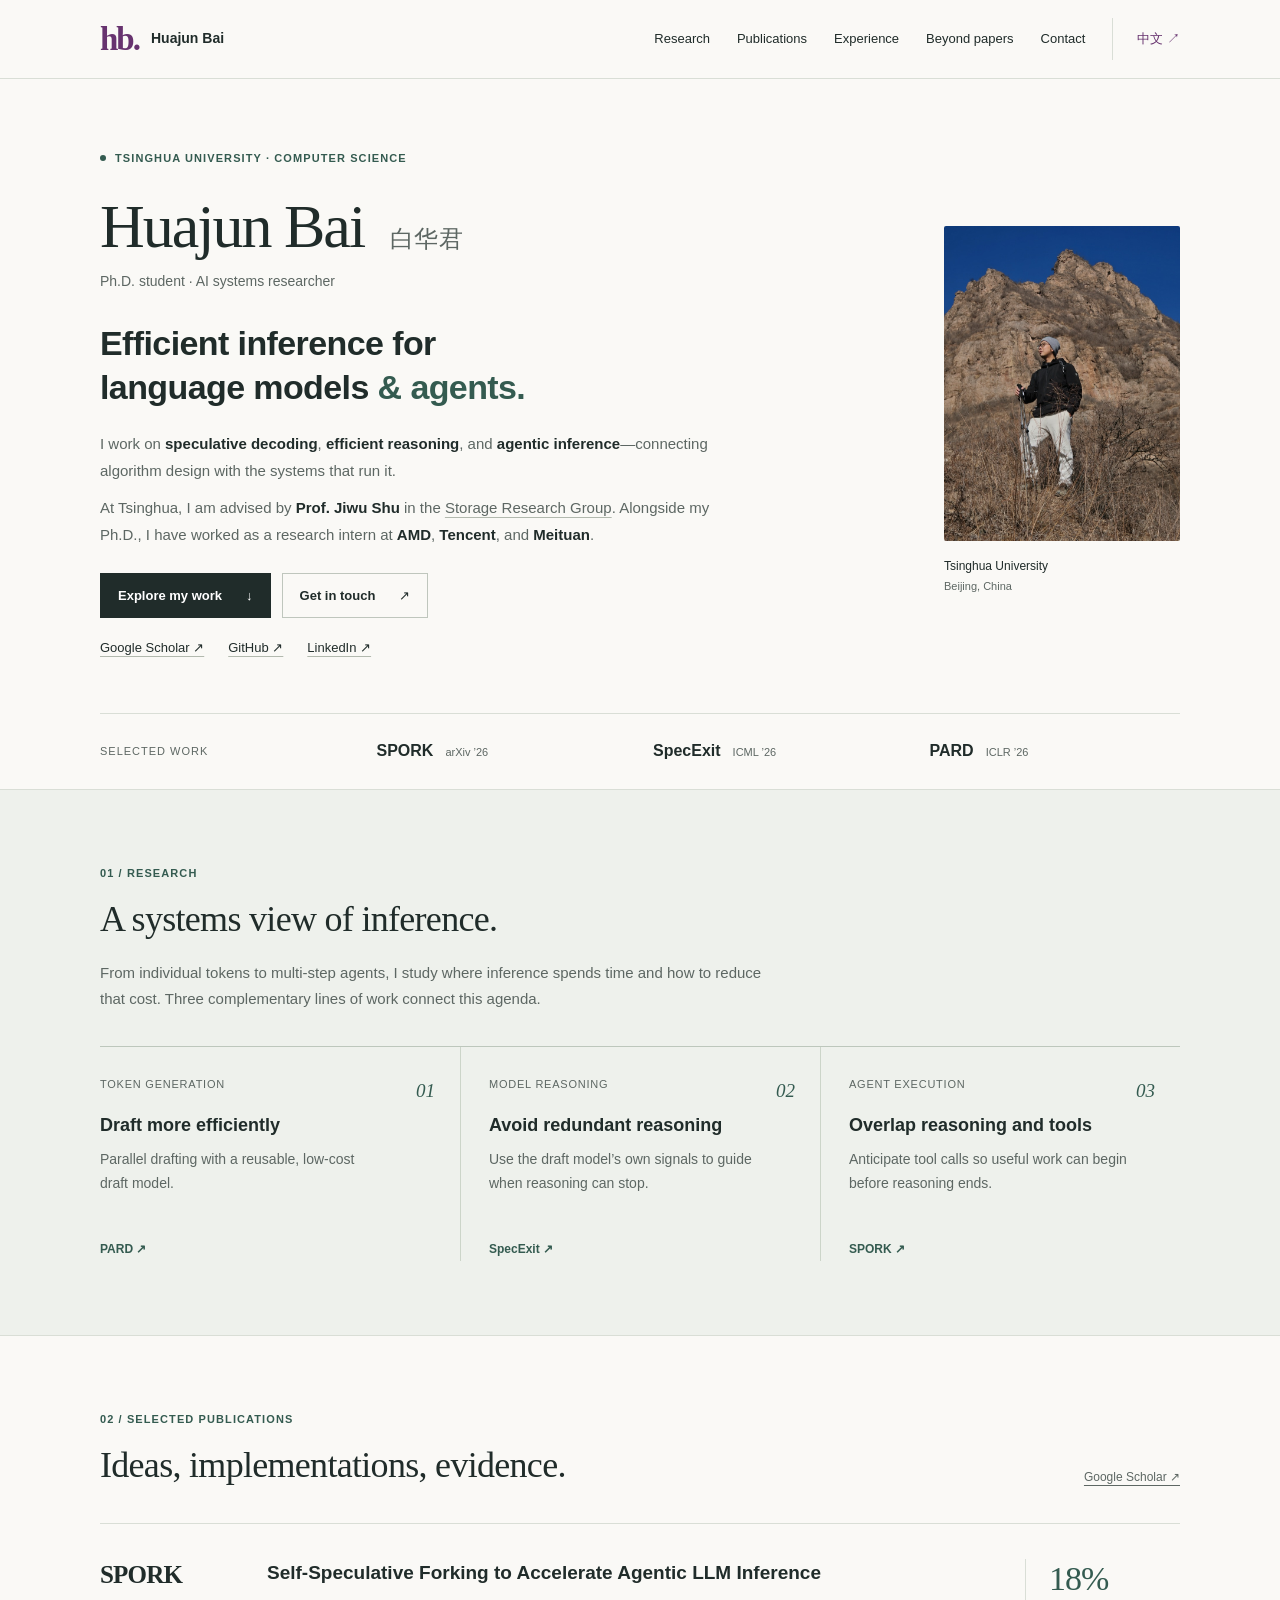
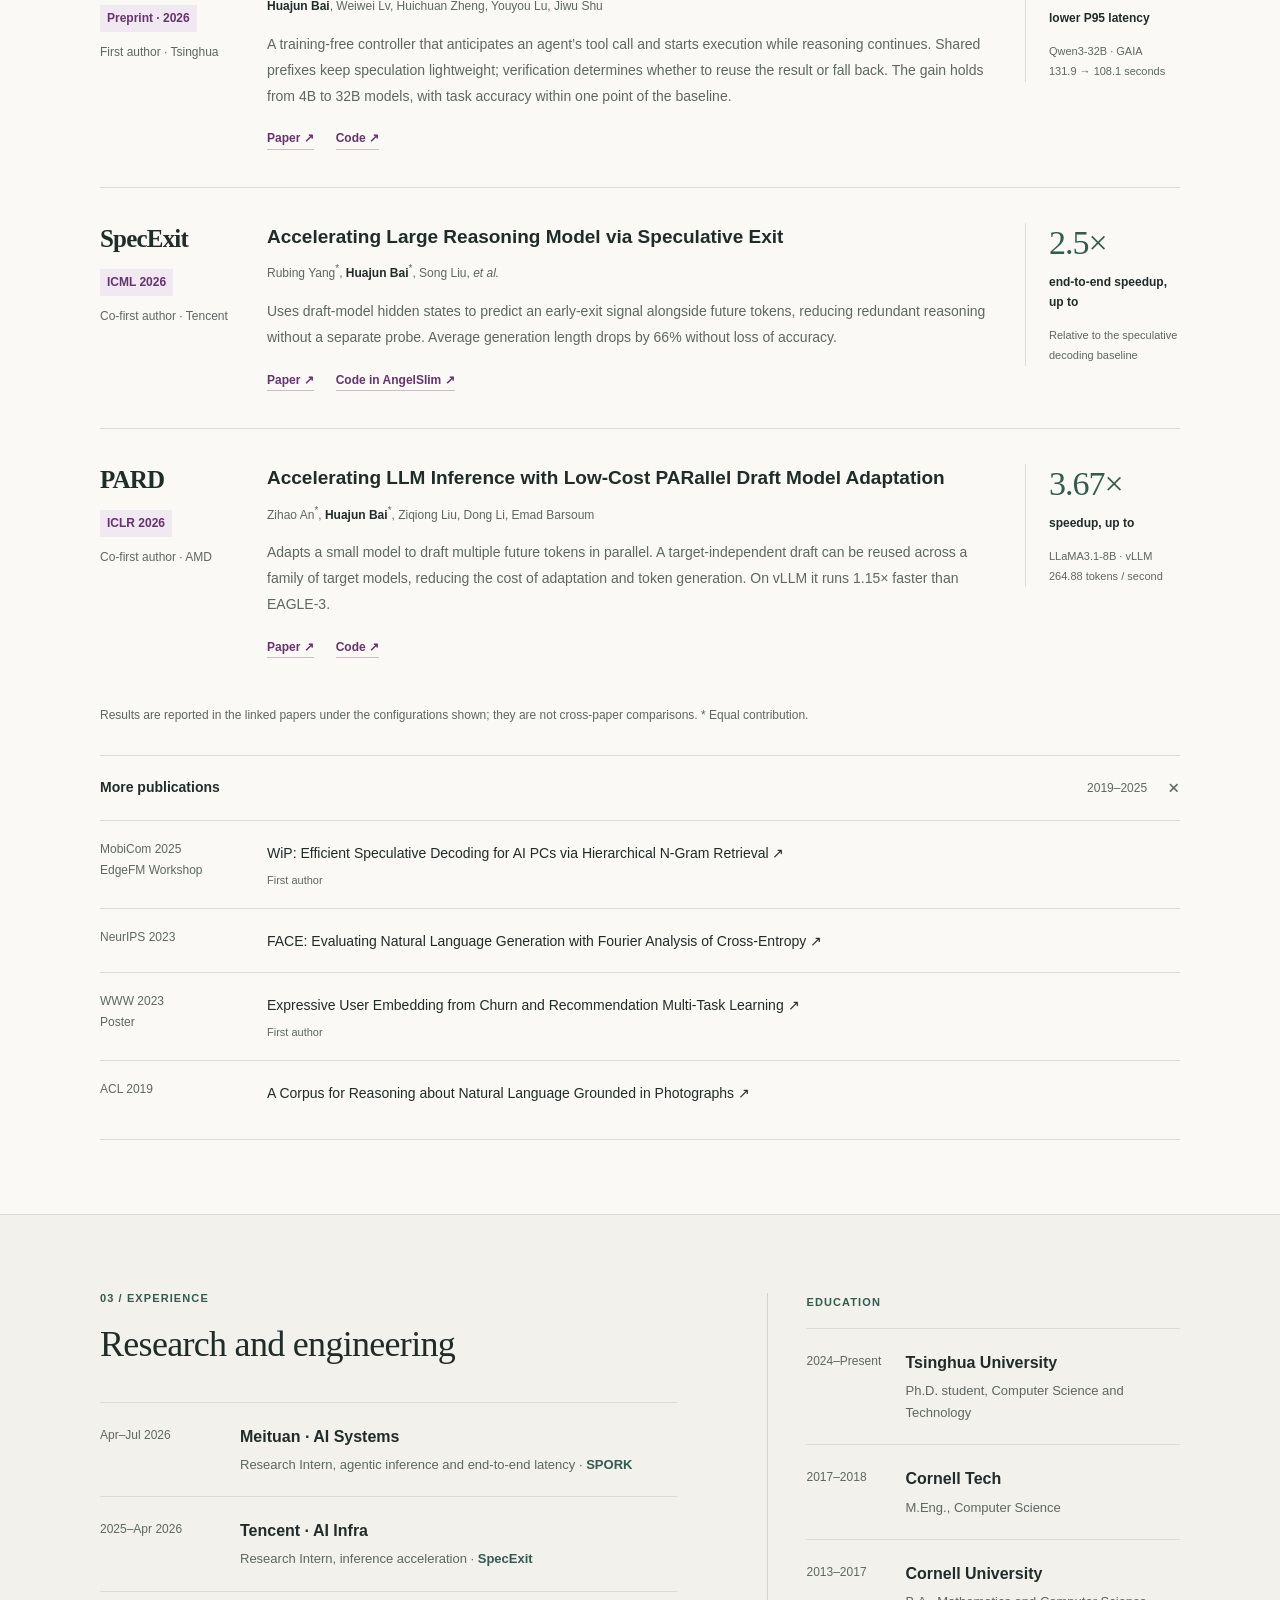
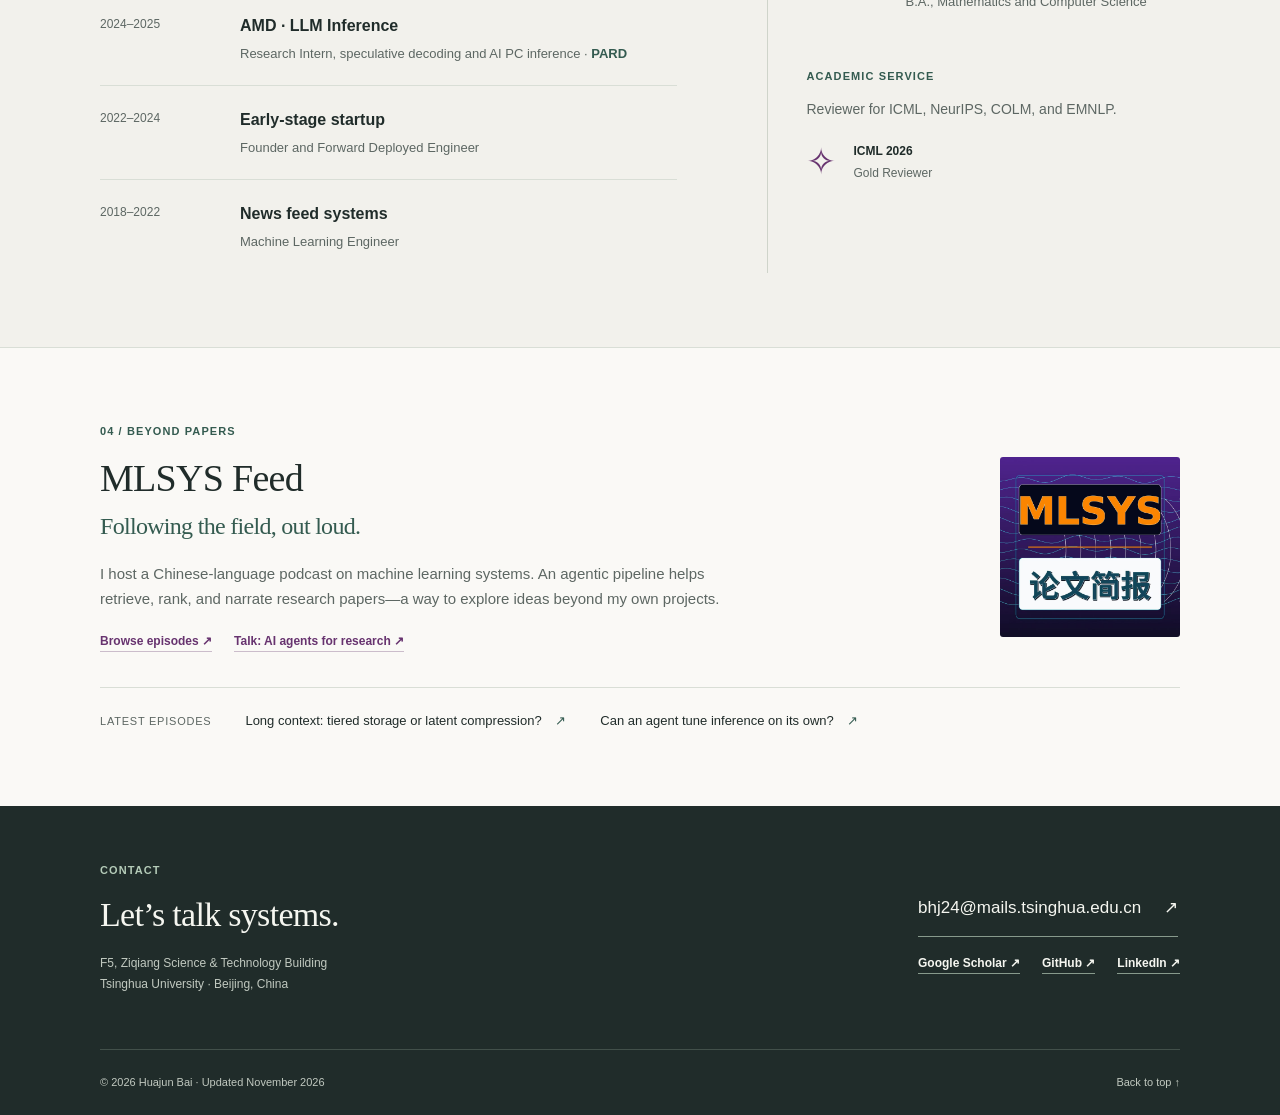
<file: index.html>
<!doctype html>
<html lang="en">
<head>
  <meta charset="utf-8">
  <meta name="viewport" content="width=device-width, initial-scale=1">
  <title>Huajun Bai | Efficient LLM &amp; Agent Inference | Tsinghua</title>
  <meta name="description" content="Huajun Bai is a Computer Science Ph.D. student at Tsinghua University. Research on speculative decoding, efficient reasoning, and agentic inference. Selected work: PARD, SpecExit, and SPORK.">
  <meta name="robots" content="index, follow">
  <meta name="theme-color" content="#faf9f6">
  <link rel="canonical" href="https://baihuajun24.github.io/">
  <link rel="alternate" hreflang="en" href="https://baihuajun24.github.io/">
  <link rel="alternate" hreflang="zh-CN" href="https://baihuajun24.github.io/index_zh.html">
  <link rel="alternate" hreflang="x-default" href="https://baihuajun24.github.io/">
  <meta property="og:type" content="profile">
  <meta property="og:title" content="Huajun Bai | Efficient LLM &amp; Agent Inference | Tsinghua">
  <meta property="og:description" content="Huajun Bai is a Computer Science Ph.D. student at Tsinghua University. Research on speculative decoding, efficient reasoning, and agentic inference. Selected work: PARD, SpecExit, and SPORK.">
  <meta property="og:url" content="https://baihuajun24.github.io/">
  <meta property="og:image" content="https://baihuajun24.github.io/assets/profile/profile.JPG">
  <meta property="og:image:alt" content="Huajun Bai / 白华君">
  <meta property="og:locale" content="en_US">
  <meta property="og:locale:alternate" content="zh_CN">
  <meta name="twitter:card" content="summary">
  <link rel="icon" href="assets/favicon.svg" type="image/svg+xml">
  <link rel="stylesheet" href="academic.css?v=20261113">
  <script>document.documentElement.classList.add('js');</script>
  <script type="application/ld+json">{"@context": "https://schema.org", "@type": "ProfilePage", "@id": "https://baihuajun24.github.io/#profile", "url": "https://baihuajun24.github.io/", "inLanguage": "en", "mainEntity": {"@type": "Person", "@id": "https://baihuajun24.github.io/#person", "name": "Huajun Bai", "alternateName": "白华君", "url": "https://baihuajun24.github.io/", "image": "https://baihuajun24.github.io/assets/profile/profile.JPG", "description": "Huajun Bai is a Computer Science Ph.D. student at Tsinghua University. Research on speculative decoding, efficient reasoning, and agentic inference. Selected work: PARD, SpecExit, and SPORK.", "affiliation": {"@type": "CollegeOrUniversity", "name": "Tsinghua University"}, "sameAs": ["https://github.com/baihuajun24", "https://scholar.google.com/citations?user=bn5nR50AAAAJ", "https://www.linkedin.com/in/huajun-bai-041274a2/"]}}</script>
  <script src="script.js?v=20261022" defer></script>
</head>
<body>
  <a class="skip-link" href="#main-content">Skip to content</a>
  <header class="site-header"><div class="nav-wrap">
    <a class="site-name" href="#about"><span class="monogram" aria-hidden="true">hb.</span><span>Huajun Bai</span></a>
    <button class="menu-toggle" type="button" aria-expanded="false" aria-controls="primary-nav" aria-label="Open navigation" data-open-label="Open navigation" data-close-label="Close navigation"><span></span><span></span></button>
    <nav class="primary-nav" id="primary-nav" aria-label="Primary navigation"><a href="#research">Research</a><a href="#work">Publications</a><a href="#experience">Experience</a><a href="#community">Beyond papers</a><a href="#contact">Contact</a><a href="index_zh.html" class="language-link" lang="zh-CN" hreflang="zh-CN">中文 <span aria-hidden="true">↗</span></a></nav>
  </div></header>
  <main id="main-content" tabindex="-1">
    <section class="hero" id="about"><div class="wrap">
      <div class="hero-grid"><div class="hero-copy">
        <p class="eyebrow"><span class="status-dot" aria-hidden="true"></span>Tsinghua University · Computer Science</p>
        <h1>Huajun Bai <span class="name-secondary" lang="zh-CN">白华君</span></h1>
        <p class="role">Ph.D. student · AI systems researcher</p>
        <p class="hero-thesis">Efficient inference for<br>language models <span>&amp; agents.</span></p>
        <div class="hero-intro"><p>I work on <strong>speculative decoding</strong>, <strong>efficient reasoning</strong>, and <strong>agentic inference</strong>—connecting algorithm design with the systems that run it.</p>
        <p>At Tsinghua, I am advised by <strong>Prof. Jiwu Shu</strong> in the <a href="https://storage.cs.tsinghua.edu.cn/" target="_blank" rel="noopener">Storage Research Group</a>. Alongside my Ph.D., I have worked as a research intern at <strong>AMD</strong>, <strong>Tencent</strong>, and <strong>Meituan</strong>.</p></div>
        <div class="hero-actions"><a class="button button-primary" href="#work">Explore my work <span aria-hidden="true">↓</span></a><a class="button" href="mailto:bhj24@mails.tsinghua.edu.cn">Get in touch <span aria-hidden="true">↗</span></a></div>
        <div class="profile-links" aria-label="Academic and professional profiles"><a href="https://scholar.google.com/citations?user=bn5nR50AAAAJ" target="_blank" rel="noopener">Google Scholar ↗</a><a href="https://github.com/baihuajun24" target="_blank" rel="noopener">GitHub ↗</a><a href="https://www.linkedin.com/in/huajun-bai-041274a2/" target="_blank" rel="noopener">LinkedIn ↗</a></div>
      </div><figure class="portrait"><img src="assets/profile/profile.JPG" width="800" height="1066" fetchpriority="high" alt="Portrait of Huajun Bai"><figcaption>Tsinghua University<span>Beijing, China</span></figcaption></figure></div>
      <div class="selected-strip"><span>Selected work</span><a href="#spork"><strong>SPORK</strong><span>arXiv ’26</span></a><a href="#specexit"><strong>SpecExit</strong><span>ICML ’26</span></a><a href="#pard"><strong>PARD</strong><span>ICLR ’26</span></a></div>
    </div></section>
    <section class="research section" id="research"><div class="wrap">
      <div class="section-heading"><p class="eyebrow">01 / Research</p><h2>A systems view of inference.</h2><p>From individual tokens to multi-step agents, I study where inference spends time and how to reduce that cost. Three complementary lines of work connect this agenda.</p></div>
      <ol class="direction-grid"><li><span class="direction-index">01</span><p class="direction-cost">Token generation</p><h3>Draft more efficiently</h3><p>Parallel drafting with a reusable, low-cost draft model.</p><a href="#pard">PARD <span aria-hidden="true">↗</span></a></li><li><span class="direction-index">02</span><p class="direction-cost">Model reasoning</p><h3>Avoid redundant reasoning</h3><p>Use the draft model’s own signals to guide when reasoning can stop.</p><a href="#specexit">SpecExit <span aria-hidden="true">↗</span></a></li><li><span class="direction-index">03</span><p class="direction-cost">Agent execution</p><h3>Overlap reasoning and tools</h3><p>Anticipate tool calls so useful work can begin before reasoning ends.</p><a href="#spork">SPORK <span aria-hidden="true">↗</span></a></li></ol>
    </div></section>
    <section class="section publications-section" id="work"><div class="wrap">
      <div class="section-heading heading-row"><div><p class="eyebrow">02 / Selected publications</p><h2>Ideas, implementations, evidence.</h2></div><a class="section-link" href="https://scholar.google.com/citations?user=bn5nR50AAAAJ" target="_blank" rel="noopener">Google Scholar ↗</a></div>
      <article class="publication" id="spork">
        <div class="pub-identity"><p class="pub-name">SPORK</p><span class="venue">Preprint · 2026</span><p class="author-role">First author · Tsinghua</p></div>
        <div class="pub-body"><h3><a href="https://arxiv.org/abs/2607.03333" target="_blank" rel="noopener">Self-Speculative Forking to Accelerate Agentic LLM Inference</a></h3><p class="authors"><strong>Huajun Bai</strong>, Weiwei Lv, Huichuan Zheng, Youyou Lu, Jiwu Shu</p><p class="pub-description">A training-free controller that anticipates an agent’s tool call and starts execution while reasoning continues. Shared prefixes keep speculation lightweight; verification determines whether to reuse the result or fall back. The gain holds from 4B to 32B models, with task accuracy within one point of the baseline.</p>
          <div class="text-links"><a href="https://arxiv.org/abs/2607.03333" target="_blank" rel="noopener">Paper <span aria-hidden="true">↗</span></a><a href="https://github.com/baihuajun24/spork" target="_blank" rel="noopener">Code <span aria-hidden="true">↗</span></a></div></div>
        <div class="pub-result"><strong>18%</strong><span class="metric-label">lower P95 latency</span><p>Qwen3-32B · GAIA <br>131.9 → 108.1 seconds</p></div>
      </article><article class="publication" id="specexit">
        <div class="pub-identity"><p class="pub-name">SpecExit</p><span class="venue">ICML 2026</span><p class="author-role">Co-first author · Tencent</p></div>
        <div class="pub-body"><h3><a href="https://proceedings.mlr.press/v306/yang26a.html" target="_blank" rel="noopener">Accelerating Large Reasoning Model via Speculative Exit</a></h3><p class="authors">Rubing Yang<sup>*</sup>, <strong>Huajun Bai</strong><sup>*</sup>, Song Liu, <em>et al.</em></p><p class="pub-description">Uses draft-model hidden states to predict an early-exit signal alongside future tokens, reducing redundant reasoning without a separate probe. Average generation length drops by 66% without loss of accuracy.</p>
          <div class="text-links"><a href="https://proceedings.mlr.press/v306/yang26a.html" target="_blank" rel="noopener">Paper <span aria-hidden="true">↗</span></a><a href="https://github.com/Tencent/AngelSlim" target="_blank" rel="noopener">Code in AngelSlim <span aria-hidden="true">↗</span></a></div></div>
        <div class="pub-result"><strong>2.5×</strong><span class="metric-label">end-to-end speedup, up to</span><p>Relative to the speculative <br>decoding baseline</p></div>
      </article><article class="publication" id="pard">
        <div class="pub-identity"><p class="pub-name">PARD</p><span class="venue">ICLR 2026</span><p class="author-role">Co-first author · AMD</p></div>
        <div class="pub-body"><h3><a href="https://arxiv.org/abs/2504.18583" target="_blank" rel="noopener">Accelerating LLM Inference with Low-Cost PARallel Draft Model Adaptation</a></h3><p class="authors">Zihao An<sup>*</sup>, <strong>Huajun Bai</strong><sup>*</sup>, Ziqiong Liu, Dong Li, Emad Barsoum</p><p class="pub-description">Adapts a small model to draft multiple future tokens in parallel. A target-independent draft can be reused across a family of target models, reducing the cost of adaptation and token generation. On vLLM it runs 1.15× faster than EAGLE-3.</p>
          <div class="text-links"><a href="https://arxiv.org/abs/2504.18583" target="_blank" rel="noopener">Paper <span aria-hidden="true">↗</span></a><a href="https://github.com/AMD-AGI/PARD" target="_blank" rel="noopener">Code <span aria-hidden="true">↗</span></a></div></div>
        <div class="pub-result"><strong>3.67×</strong><span class="metric-label">speedup, up to</span><p>LLaMA3.1-8B · vLLM <br>264.88 tokens / second</p></div>
      </article>
      <p class="evaluation-note">Results are reported in the linked papers under the configurations shown; they are not cross-paper comparisons. * Equal contribution.</p>
      <details class="additional-work" open><summary>More publications <span>2019–2025 <span aria-hidden="true">+</span></span></summary><ul><li><span class="other-venue">MobiCom 2025 <br>EdgeFM Workshop</span><div><a href="https://dl.acm.org/doi/10.1145/3737902.3768352" target="_blank" rel="noopener">WiP: Efficient Speculative Decoding for AI PCs via Hierarchical N-Gram Retrieval <span aria-hidden="true">↗</span></a><small>First author</small></div></li><li><span class="other-venue">NeurIPS 2023</span><div><a href="https://arxiv.org/abs/2305.10307" target="_blank" rel="noopener">FACE: Evaluating Natural Language Generation with Fourier Analysis of Cross-Entropy <span aria-hidden="true">↗</span></a></div></li><li><span class="other-venue">WWW 2023 <br>Poster</span><div><a href="https://dl.acm.org/doi/10.1145/3543873.3587306" target="_blank" rel="noopener">Expressive User Embedding from Churn and Recommendation Multi-Task Learning <span aria-hidden="true">↗</span></a><small>First author</small></div></li><li><span class="other-venue">ACL 2019</span><div><a href="https://aclanthology.org/P19-1644/" target="_blank" rel="noopener">A Corpus for Reasoning about Natural Language Grounded in Photographs <span aria-hidden="true">↗</span></a></div></li></ul></details>
    </div></section>
    <section class="section education-section" id="experience"><div class="wrap background-grid">
      <div><div class="section-heading"><p class="eyebrow">03 / Experience</p><h2>Research and engineering</h2></div><ol class="timeline"><li><span class="timeline-date">Apr–Jul 2026</span><div><h3>Meituan · AI Systems</h3><p>Research Intern, agentic inference and end-to-end latency · <a href="#spork">SPORK</a></p></div></li><li><span class="timeline-date">2025–Apr 2026</span><div><h3>Tencent · AI Infra</h3><p>Research Intern, inference acceleration · <a href="#specexit">SpecExit</a></p></div></li><li><span class="timeline-date">2024–2025</span><div><h3>AMD · LLM Inference</h3><p>Research Intern, speculative decoding and AI PC inference · <a href="#pard">PARD</a></p></div></li><li><span class="timeline-date">2022–2024</span><div><h3>Early-stage startup</h3><p>Founder and Forward Deployed Engineer</p></div></li><li><span class="timeline-date">2018–2022</span><div><h3>News feed systems</h3><p>Machine Learning Engineer</p></div></li></ol></div>
      <aside class="service-panel"><p class="eyebrow">Education</p><ol class="timeline"><li><span class="timeline-date">2024–Present</span><div><h3>Tsinghua University</h3><p>Ph.D. student, Computer Science and Technology</p></div></li><li><span class="timeline-date">2017–2018</span><div><h3>Cornell Tech</h3><p>M.Eng., Computer Science</p></div></li><li><span class="timeline-date">2013–2017</span><div><h3>Cornell University</h3><p>B.A., Mathematics and Computer Science</p></div></li></ol><p class="eyebrow">Academic service</p><p>Reviewer for ICML, NeurIPS, COLM, and EMNLP.</p><div class="service-award"><span aria-hidden="true">✧</span><div><strong>ICML 2026</strong><span>Gold Reviewer</span></div></div></aside>
    </div></section>
    <section class="section community-section" id="community"><div class="wrap">
      <p class="eyebrow">04 / Beyond papers</p><div class="community-grid"><div class="community-copy"><h2>MLSYS Feed<span class="subheading">Following the field, out loud.</span></h2><p>I host a Chinese-language podcast on machine learning systems. An agentic pipeline helps retrieve, rank, and narrate research papers—a way to explore ideas beyond my own projects.</p><div class="text-links"><a href="podcast/">Browse episodes ↗</a><a href="https://mp.weixin.qq.com/s/GocUlCKGfs5Zff7AalEJYg" target="_blank" rel="noopener">Talk: AI agents for research ↗</a></div></div><a class="podcast-art" href="podcast/" aria-label="Open MLSYS Feed podcast"><img src="podcast/logo.jpg" width="180" height="180" loading="lazy" alt="MLSYS Feed"></a></div>
      <div class="episode-picks"><span>Latest episodes</span><a href="podcast/#mlsys-feed-2026-11-13-special">Long context: tiered storage or latent compression? <span aria-hidden="true">↗</span></a><a href="podcast/#mlsys-feed-2026-11-12-special">Can an agent tune inference on its own? <span aria-hidden="true">↗</span></a></div>
    </div></section>
    <section class="contact-section" id="contact"><div class="wrap contact-grid"><div><p class="eyebrow">Contact</p><h2>Let’s talk systems.</h2><p>F5, Ziqiang Science &amp; Technology Building<br>Tsinghua University · Beijing, China</p></div><div class="contact-links"><a class="email-link" href="mailto:bhj24@mails.tsinghua.edu.cn">bhj24@mails.tsinghua.edu.cn <span aria-hidden="true">↗</span></a><div class="text-links"><a href="https://scholar.google.com/citations?user=bn5nR50AAAAJ" target="_blank" rel="noopener">Google Scholar <span aria-hidden="true">↗</span></a><a href="https://github.com/baihuajun24" target="_blank" rel="noopener">GitHub <span aria-hidden="true">↗</span></a><a href="https://www.linkedin.com/in/huajun-bai-041274a2/" target="_blank" rel="noopener">LinkedIn <span aria-hidden="true">↗</span></a></div></div></div></section>
  </main>
  <footer><div class="wrap footer-row"><p>© 2026 Huajun Bai <span>· Updated November 2026</span></p><a href="#about">Back to top ↑</a></div></footer>
  <script type="module" src="https://static.cloudflareinsights.com/beacon.min.js" data-cf-beacon='{"token":"4ff260a2dc9c4d3ab6232afecd4faf47","spa":false}'></script>
</body>
</html>
</file>
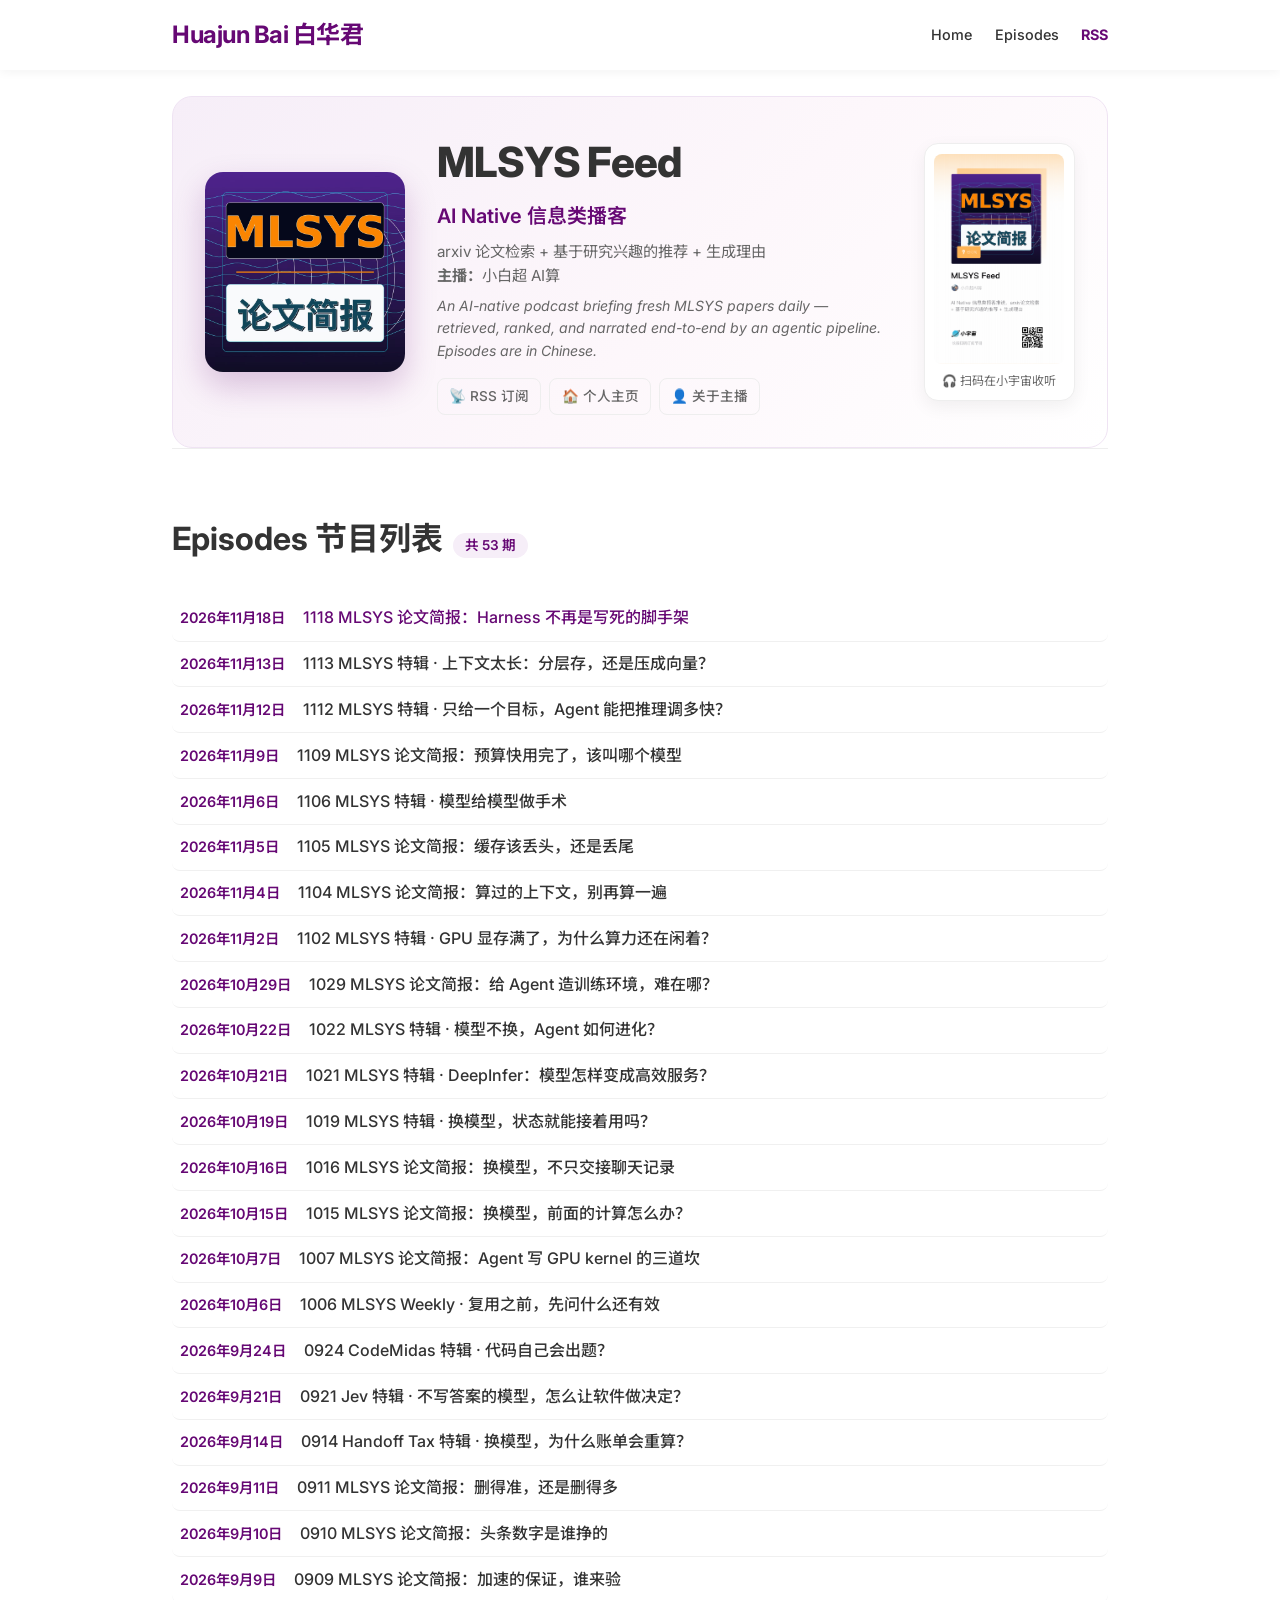
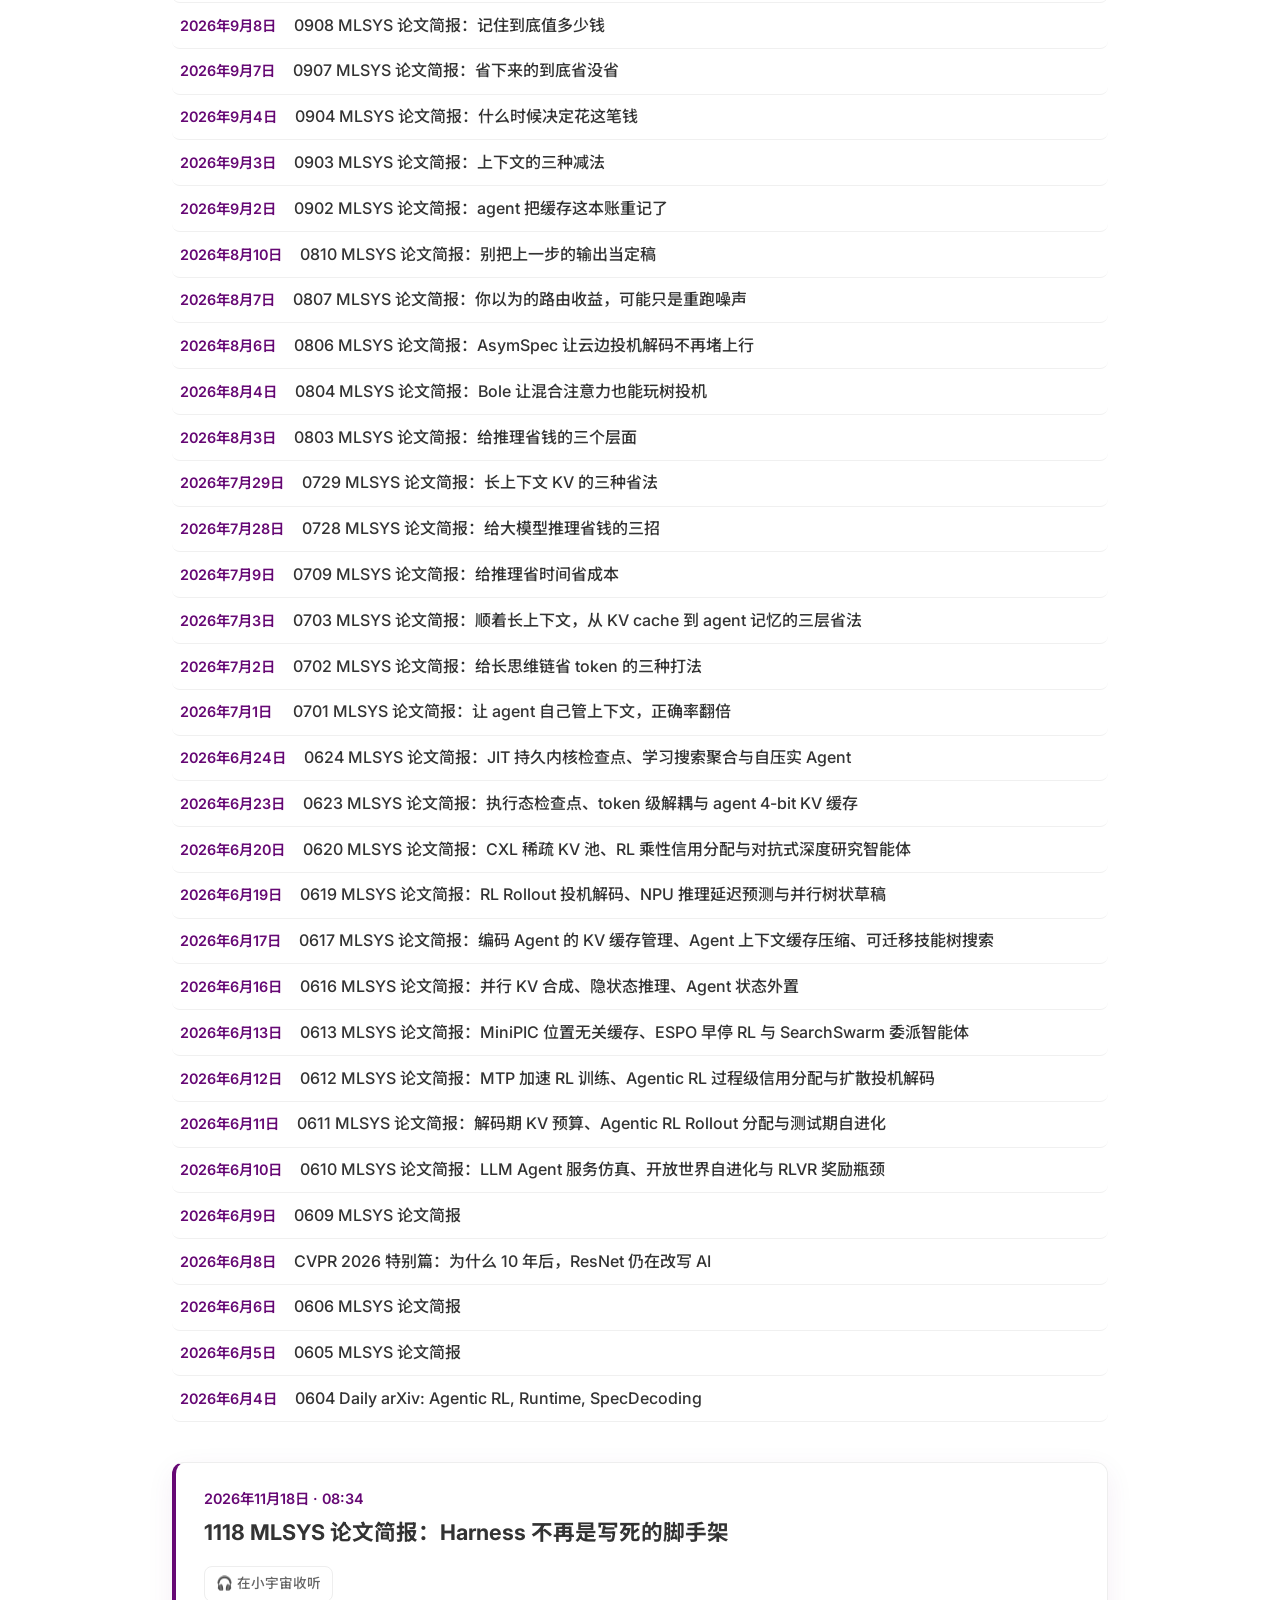
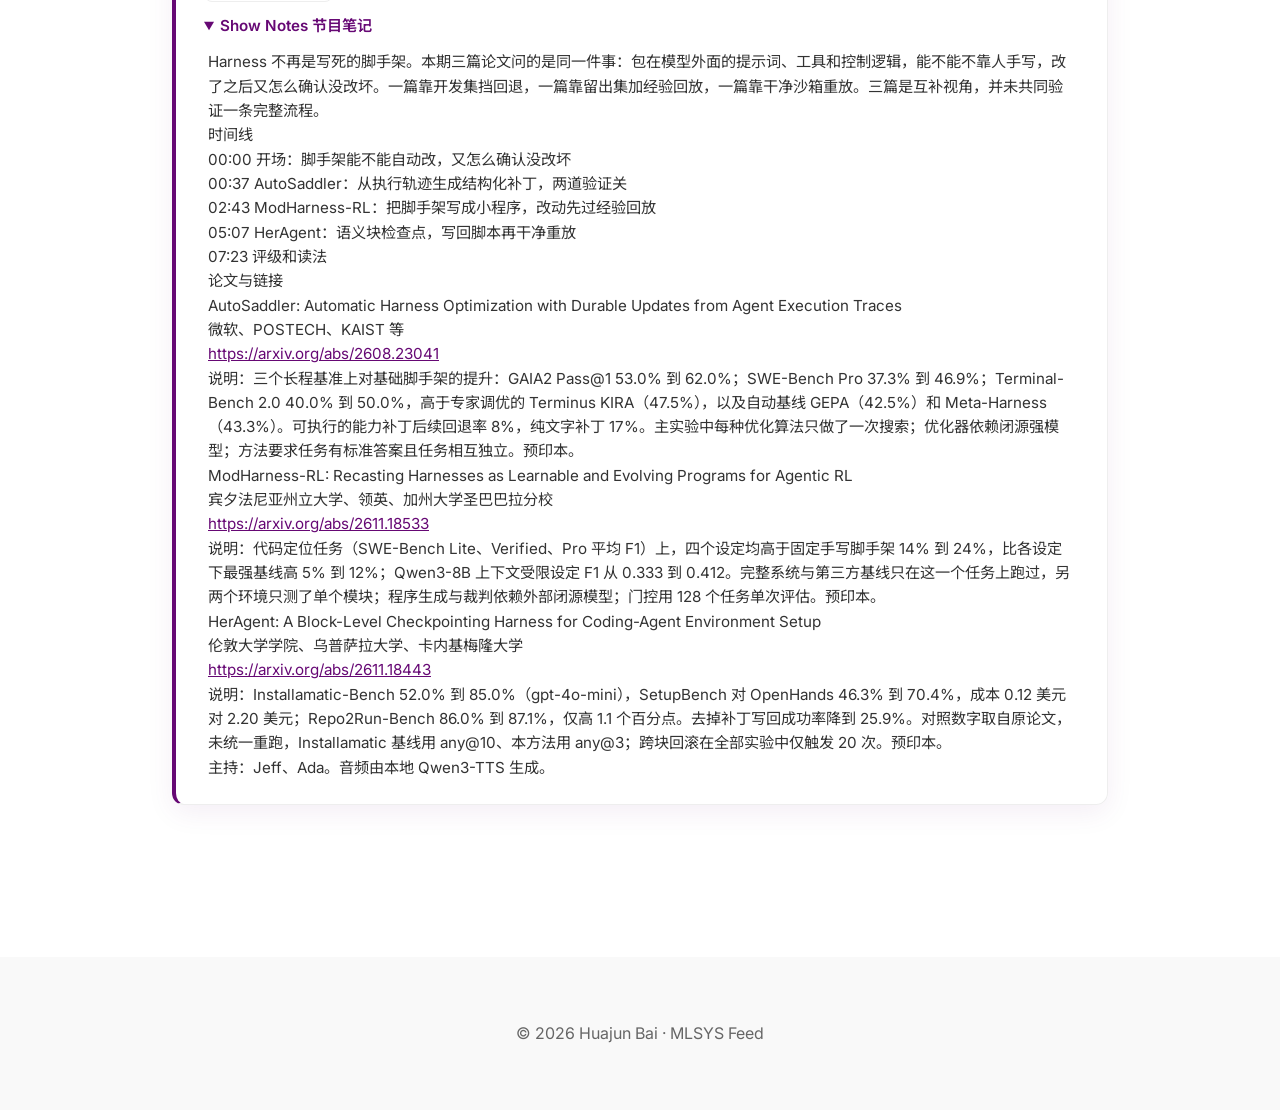
<file: podcast/index.html>
<!doctype html>
<html lang="zh">

<head>
    <meta charset="utf-8">
    <meta name="viewport" content="width=device-width, initial-scale=1">
    <title>MLSYS Feed | Huajun Bai</title>
    <meta name="description" content="MLSYS Feed — AI Native 信息类播客推送，arxiv 论文检索 + 基于研究兴趣的推荐 + 生成理由">
    <meta property="og:type" content="website">
    <meta property="og:title" content="MLSYS Feed — AI Native 播客">
    <meta property="og:description" content="每日播报 MLSYS 新论文的 AI Native 播客 · An AI-native daily briefing on fresh MLSYS papers.">
    <meta property="og:url" content="https://baihuajun24.github.io/podcast/">
    <meta property="og:image" content="https://baihuajun24.github.io/podcast/logo.jpg">
    <meta name="twitter:card" content="summary">
    <link rel="icon"
        href="data:image/svg+xml,%3Csvg xmlns='http://www.w3.org/2000/svg' viewBox='0 0 64 64'%3E%3Crect width='64' height='64' rx='12' fill='%23660874'/%3E%3Ctext x='32' y='45' font-family='sans-serif' font-size='34' font-weight='700' fill='white' text-anchor='middle'%3E白%3C/text%3E%3C/svg%3E">
    <link rel="alternate" type="application/rss+xml" title="MLSYS Feed" href="feed.xml">
    <link rel="stylesheet" href="../style.css">
    <link rel="preconnect" href="https://fonts.googleapis.com">
    <link rel="preconnect" href="https://fonts.gstatic.com" crossorigin>
    <link
        href="https://fonts.googleapis.com/css2?family=Inter:wght@400;500;600;700;800&family=Noto+Sans+SC:wght@400;500;700&display=swap"
        rel="stylesheet">
    <style>
        body {
            font-family: 'Inter', 'Noto Sans SC', sans-serif;
        }

        /* Episodes without hosted audio link out to Xiaoyuzhou */
        .listen-external { margin: 0.75rem 0; }
        .listen-external .social-link { display: inline-flex; }

        /* Hero */
        .show-hero {
            border-top: none;
            display: flex;
            gap: 2rem;
            align-items: center;
            flex-wrap: wrap;
            background: linear-gradient(135deg, #f6eef8 0%, #fdf7fb 55%, #ffffff 100%);
            border: 1px solid #efe3f3;
            border-radius: 20px;
            padding: 2rem;
            margin-top: 1rem;
        }

        .show-hero .cover {
            width: 200px;
            height: 200px;
            object-fit: cover;
            border-radius: 18px;
            box-shadow: 0 14px 32px rgba(102, 8, 116, 0.22);
            flex-shrink: 0;
        }

        .show-info {
            flex: 1;
            min-width: 240px;
        }

        .show-info h1 {
            font-size: 2.6rem;
            margin-bottom: 0.25rem;
        }

        .show-info .subtitle {
            margin-bottom: 0.5rem;
        }

        .show-meta {
            color: var(--light-text);
            margin: 0.5rem 0 0.4rem;
            font-size: 0.95rem;
        }

        .show-meta-en {
            color: var(--light-text);
            font-size: 0.88rem;
            font-style: italic;
            margin: 0 0 1rem;
        }

        .subscribe-row {
            display: flex;
            flex-wrap: wrap;
            gap: 0.5rem;
        }

        .qr-card {
            flex-shrink: 0;
            text-align: center;
            background: #fff;
            border: 1px solid #eee;
            border-radius: 14px;
            padding: 0.6rem;
            box-shadow: 0 6px 18px rgba(0, 0, 0, 0.06);
        }

        .qr-card img {
            width: 130px;
            height: auto;
            border-radius: 8px;
            display: block;
        }

        .qr-card figcaption {
            font-size: 0.75rem;
            color: var(--light-text);
            margin-top: 0.45rem;
        }

        /* Episodes */
        #episodes>h2 {
            display: flex;
            align-items: baseline;
            flex-wrap: wrap;
            gap: 0.6rem;
        }

        .episode-count {
            font-size: 0.85rem;
            font-weight: 600;
            color: var(--primary-color);
            background: #f6eef8;
            border-radius: 999px;
            padding: 2px 12px;
        }

        .episode {
            border: 1px solid #eee;
            border-left: 4px solid var(--primary-color);
            border-radius: 12px;
            padding: 1.5rem 1.75rem;
            margin-bottom: 1.5rem;
            box-shadow: 0 8px 28px rgba(102, 8, 116, 0.07);
        }

        .episode-date {
            font-weight: 600;
            color: var(--primary-color);
            font-size: 0.9rem;
        }

        .episode h3 {
            font-size: 1.35rem;
            margin: 0.3rem 0 1rem;
        }

        .episode audio {
            width: 100%;
            margin-bottom: 0.75rem;
        }

        .episode details summary {
            cursor: pointer;
            font-weight: 600;
            color: var(--primary-color);
            font-size: 0.95rem;
            user-select: none;
        }

        .show-notes {
            font-size: 0.95rem;
            color: var(--text-color);
            padding: 0.75rem 0.25rem 0;
        }

        .show-notes h4 {
            font-size: 1.05rem;
            margin: 1rem 0 0.5rem;
        }

        .show-notes ul {
            padding-left: 1.4rem;
            margin-bottom: 0.5rem;
        }

        .show-notes li {
            margin-bottom: 0.3rem;
        }

        .show-notes a {
            color: var(--primary-color);
            word-break: break-all;
        }

        .show-notes code {
            background: #f6f8fa;
            padding: 1px 5px;
            border-radius: 4px;
            font-size: 0.85em;
        }

        #episodes-status {
            color: var(--light-text);
        }

        #episode-toc {
            list-style: none;
            padding: 0;
            margin-bottom: 2.5rem;
        }

        #episode-toc li {
            display: flex;
            gap: 1.1rem;
            align-items: baseline;
            padding: 0.6rem 0.5rem;
            border-radius: 8px;
            border-bottom: 1px solid #f0f0f0;
            transition: background 0.2s;
        }

        #episode-toc li:hover {
            background: #faf5fc;
        }

        #episode-toc .toc-date {
            min-width: 95px;
            font-weight: 600;
            color: var(--primary-color);
            font-size: 0.9rem;
            white-space: nowrap;
        }

        #episode-toc a {
            color: var(--text-color);
            text-decoration: none;
            font-weight: 500;
        }

        #episode-toc a:hover {
            color: var(--primary-color);
        }

        @media (max-width: 768px) {
            .show-hero {
                flex-direction: column;
                align-items: center;
                text-align: center;
                padding: 1.5rem;
            }

            .show-info {
                min-width: 0;
            }

            .subscribe-row {
                justify-content: center;
            }
        }
    </style>
</head>

<body>
    <header>
        <nav>
            <a href="../index.html" class="logo">Huajun Bai 白华君</a>
            <ul class="nav-links">
                <li><a href="../index.html">Home</a></li>
                <li><a href="#episodes">Episodes</a></li>
                <li><a href="feed.xml" style="color: var(--primary-color); font-weight: 700;">RSS</a></li>
            </ul>
        </nav>
    </header>

    <main>
        <section class="show-hero fade-in">
            <img class="cover" src="logo.jpg" alt="MLSYS Feed 封面">
            <div class="show-info">
                <h1>MLSYS Feed</h1>
                <p class="subtitle">AI Native 信息类播客</p>
                <p class="show-meta">arxiv 论文检索 + 基于研究兴趣的推荐 + 生成理由<br><strong>主播：</strong>小白超 AI算</p>
                <p class="show-meta-en" lang="en">An AI-native podcast briefing fresh MLSYS papers daily — retrieved,
                    ranked, and narrated end-to-end by an agentic pipeline. Episodes are in Chinese.</p>
                <div class="subscribe-row">
                    <a href="feed.xml" class="social-link"><span>📡 RSS 订阅</span></a>
                    <a href="../index.html" class="social-link"><span>🏠 个人主页</span></a>
                    <a href="../index_zh.html" class="social-link"><span>👤 关于主播</span></a>
                </div>
            </div>
            <figure class="qr-card">
                <img src="xiaoyuzhou_cover.png" alt="小宇宙订阅二维码">
                <figcaption>🎧 扫码在小宇宙收听</figcaption>
            </figure>
        </section>

        <section id="episodes">
            <h2>Episodes 节目列表 <span class="episode-count" id="episode-count" hidden></span></h2>
            <p id="episodes-status">Loading episodes from <a href="feed.xml">feed.xml</a>…</p>
            <noscript>
                <p>This page needs JavaScript to list episodes. You can subscribe directly via the
                    <a href="feed.xml">RSS feed</a>.</p>
            </noscript>
            <ol id="episode-toc"></ol>
            <div id="episode-list"></div>
        </section>
    </main>

    <footer>
        <p>&copy; 2026 Huajun Bai · MLSYS Feed</p>
    </footer>

    <script src="episodes.js"></script>
    <script>
        const ITUNES_NS = 'http://www.itunes.com/dtds/podcast-1.0.dtd';

        function escapeHtml(s) {
            return s.replace(/&/g, '&amp;').replace(/</g, '&lt;').replace(/>/g, '&gt;');
        }

        function renderInline(s) {
            return s
                .replace(/\*\*([^*]+)\*\*/g, '<strong>$1</strong>')
                .replace(/`([^`]+)`/g, '<code>$1</code>')
                .replace(/(https?:\/\/[^\s<）)]+)/g, '<a href="$1" target="_blank" rel="noopener">$1</a>');
        }

        // Renders the show-notes markdown subset: #/## headings and 2-space-nested "- " lists.
        function renderMarkdown(md) {
            const out = [];
            let listDepth = 0;
            let liOpen = false; // an <li> at the current depth is awaiting </li>

            function closeLists(toDepth) {
                while (listDepth > toDepth) {
                    if (liOpen) out.push('</li>');
                    out.push('</ul>');
                    listDepth--;
                    liOpen = listDepth > 0;
                }
            }

            for (const rawLine of md.split('\n')) {
                const line = escapeHtml(rawLine.replace(/\s+$/, ''));
                const listMatch = line.match(/^(\s*)- (.*)$/);
                if (listMatch) {
                    const depth = Math.floor(listMatch[1].length / 2) + 1;
                    closeLists(Math.min(depth, listDepth));
                    while (listDepth < depth) {
                        out.push('<ul>');
                        listDepth++;
                        liOpen = false;
                    }
                    if (liOpen) out.push('</li>');
                    out.push('<li>' + renderInline(listMatch[2]));
                    liOpen = true;
                } else if (line.startsWith('## ')) {
                    closeLists(0);
                    out.push('<h4>' + renderInline(line.slice(3)) + '</h4>');
                } else if (line.startsWith('# ')) {
                    closeLists(0); // top-level title is shown as the card heading already
                } else if (line.trim()) {
                    closeLists(0);
                    out.push('<p>' + renderInline(line) + '</p>');
                }
            }
            closeLists(0);
            return out.join('\n');
        }

        function formatDate(pubDate) {
            const d = new Date(pubDate);
            if (isNaN(d)) return pubDate;
            return d.toLocaleDateString('zh-CN', {
                year: 'numeric', month: 'long', day: 'numeric', timeZone: 'Asia/Shanghai'
            });
        }

        // Prefer the live feed; fall back to the episodes.js snapshot when fetch is
        // unavailable (browsers block fetch of feed.xml on file:// pages).
        async function getFeedText() {
            try {
                // no-cache: always revalidate, so a new episode shows up on the next visit
                const res = await fetch('feed.xml', { cache: 'no-cache' });
                if (res.ok) return await res.text();
                throw new Error('HTTP ' + res.status);
            } catch (err) {
                console.warn('Falling back to episodes.js snapshot:', err);
                return window.MLSYS_FEED_XML;
            }
        }

        // Only one full episode card is shown at a time (newest by default);
        // clicking a title in the list swaps that episode into the card slot.
        function renderEpisode(episodes, index) {
            const ep = episodes[index];
            const list = document.getElementById('episode-list');
            list.innerHTML = '';

            const card = document.createElement('article');
            card.className = 'episode';
            card.id = ep.anchor;
            card.innerHTML =
                '<div class="episode-date"></div>' +
                '<h3></h3>' +
                (ep.audioUrl ? '<audio controls preload="none"></audio>'
                    : '<p class="listen-external"><a class="social-link" target="_blank" rel="noopener"><span>🎧 在小宇宙收听</span></a></p>') +
                '<details open>' +
                '<summary>Show Notes 节目笔记</summary>' +
                '<div class="show-notes"></div>' +
                '</details>';
            card.querySelector('.episode-date').textContent =
                ep.date + (ep.duration ? ' · ' + ep.duration : '');
            card.querySelector('h3').textContent = ep.title;
            if (ep.audioUrl) card.querySelector('audio').src = ep.audioUrl;
            else card.querySelector('.listen-external a').href = ep.link || 'https://www.xiaoyuzhoufm.com/podcast/6a2024745db66c870e1ef4bb';
            card.querySelector('.show-notes').innerHTML = renderMarkdown(ep.notes);
            list.appendChild(card);

            document.querySelectorAll('#episode-toc a').forEach((a, i) =>
                a.style.color = i === index ? 'var(--primary-color)' : '');
        }

        async function loadEpisodes() {
            const status = document.getElementById('episodes-status');
            try {
                const text = await getFeedText();
                if (!text) throw new Error('feed unavailable');
                const xml = new DOMParser().parseFromString(text, 'text/xml');
                const items = [...xml.querySelectorAll('item')];
                if (!items.length) throw new Error('no items in feed');

                const episodes = items.map((item, i) => {
                    const get = tag => item.querySelector(tag)?.textContent ?? '';
                    return {
                        title: get('title'),
                        notes: get('description'),
                        date: formatDate(get('pubDate')),
                        audioUrl: item.querySelector('enclosure')?.getAttribute('url') ?? '',
                        link: get('link'),
                        duration: item.getElementsByTagNameNS(ITUNES_NS, 'duration')[0]?.textContent ?? '',
                        anchor: get('guid') || 'episode-' + i,
                    };
                });

                const toc = document.getElementById('episode-toc');
                episodes.forEach((ep, i) => {
                    const tocEntry = document.createElement('li');
                    const tocDate = document.createElement('span');
                    tocDate.className = 'toc-date';
                    tocDate.textContent = ep.date;
                    const tocLink = document.createElement('a');
                    tocLink.href = '#' + ep.anchor;
                    tocLink.textContent = ep.title;
                    tocLink.addEventListener('click', () => renderEpisode(episodes, i));
                    tocEntry.append(tocDate, tocLink);
                    toc.appendChild(tocEntry);
                });

                const countEl = document.getElementById('episode-count');
                if (countEl) {
                    countEl.textContent = '共 ' + episodes.length + ' 期';
                    countEl.hidden = false;
                }

                // Honor a shared #guid link; otherwise show the newest episode.
                const fromHash = episodes.findIndex(ep => '#' + ep.anchor === location.hash);
                renderEpisode(episodes, fromHash >= 0 ? fromHash : 0);
                status.remove();
            } catch (err) {
                console.error('Failed to load episodes:', err);
                status.innerHTML = '节目列表加载失败，请访问 <a href="https://baihuajun24.github.io/podcast/">' +
                    'baihuajun24.github.io/podcast/</a>，或直接订阅 <a href="feed.xml">RSS feed</a>。';
            }
        }

        loadEpisodes();
    </script>
</body>

</html>
</file>
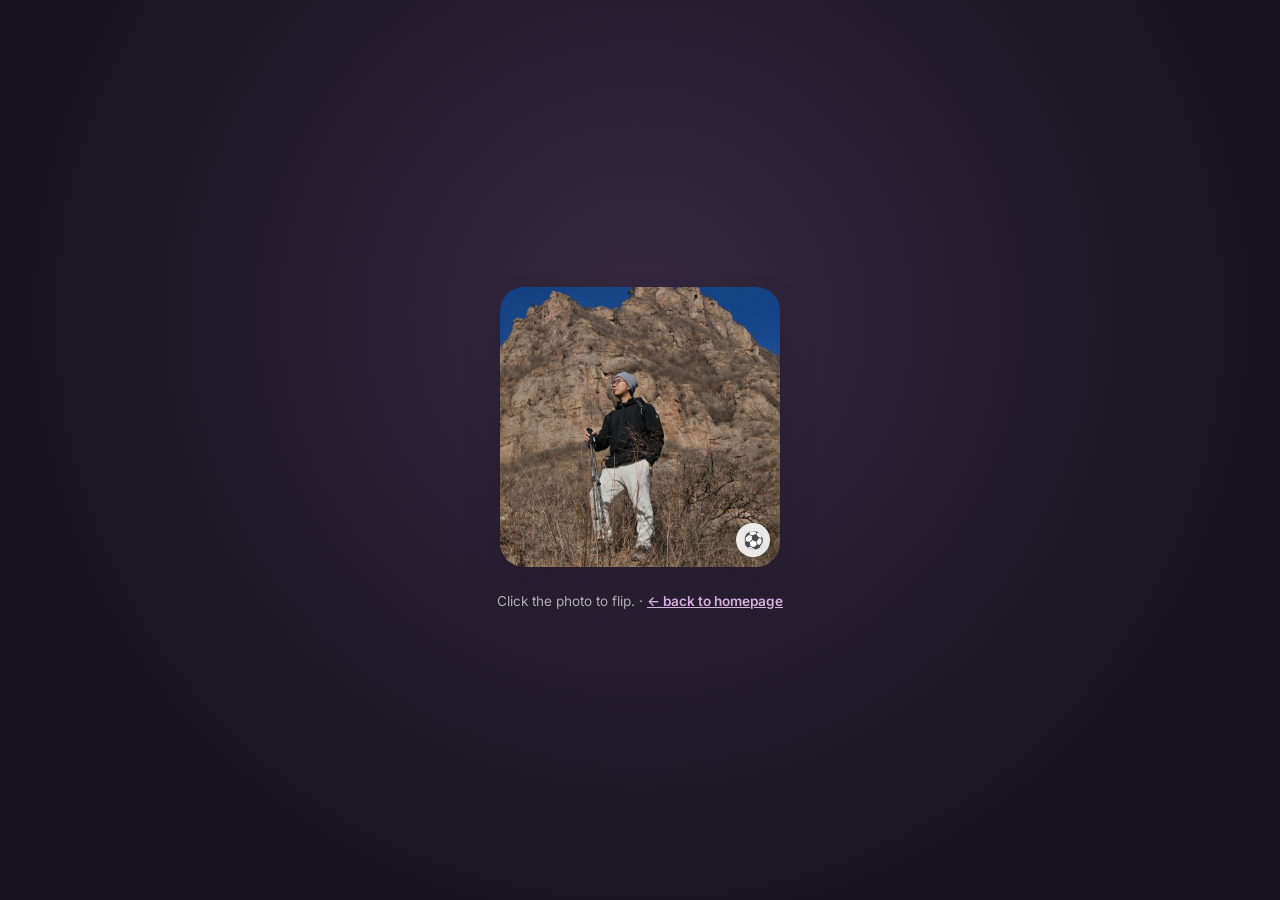
<file: card.html>
<!DOCTYPE html>
<html lang="en">

<head>
    <meta charset="UTF-8">
    <meta name="viewport" content="width=device-width, initial-scale=1.0">
    <title>Player Card — Huajun Bai</title>
    <meta name="robots" content="noindex">
    <meta name="description" content="FUT-style player card for Huajun Bai — an easter egg option page.">
    <link rel="icon"
        href="data:image/svg+xml,%3Csvg xmlns='http://www.w3.org/2000/svg' viewBox='0 0 64 64'%3E%3Crect width='64' height='64' rx='12' fill='%23660874'/%3E%3Ctext x='32' y='45' font-family='sans-serif' font-size='34' font-weight='700' fill='white' text-anchor='middle'%3E白%3C/text%3E%3C/svg%3E">
    <link rel="stylesheet" href="style.css?v=gitfut-hunyuan-1">
    <link rel="preconnect" href="https://fonts.googleapis.com">
    <link rel="preconnect" href="https://fonts.gstatic.com" crossorigin>
    <link href="https://fonts.googleapis.com/css2?family=Inter:wght@400;500;600;700;800&family=Barlow+Condensed:wght@500;600;700&display=swap" rel="stylesheet">
    <style>
        /* Standalone demo page for the player-card easter egg. Not linked from the
           site; to ship it, move the .card-flip block into .hero-image on both
           homepages (script.js already handles the flip + live EP count). */
        body.card-page {
            min-height: 100vh;
            display: flex;
            flex-direction: column;
            align-items: center;
            justify-content: center;
            gap: 1.5rem;
            background: radial-gradient(circle at 50% 35%, #35283f 0%, #17131f 75%);
        }

        .card-page .hero-image {
            margin: 0;
        }

        .card-page .page-note {
            color: rgba(255, 255, 255, 0.65);
            font-size: 0.85rem;
            text-align: center;
            padding: 0 1.5rem;
        }

        .card-page .page-note a {
            color: #d9b3e4;
            font-weight: 600;
        }
    </style>
</head>

<body class="card-page">
    <div class="hero-image">
        <div class="card-flip" id="player-card" role="button" tabindex="0" aria-pressed="false"
            aria-label="Flip the photo to reveal a player card">
            <div class="card-face card-front">
                <img src="assets/profile/profile.JPG" alt="Huajun Bai" id="profile-img">
                <span class="flip-hint" aria-hidden="true">⚽</span>
            </div>
            <div class="card-face card-back" aria-hidden="true">
                <div class="fut-card fut-card--gold" aria-label="Academic gold card for Huajun Bai">
                    <span class="fut-tier">GOLD</span>
                    <span class="fut-watermark">白</span>
                    <span class="fut-photo-frame"><img class="fut-photo" src="assets/card/profile_front_cutout.png" alt=""></span>
                    <div class="fut-lower">
                        <div class="fut-name">Huajun Bai</div>
                        <ul class="fut-stats">
                            <li><b>890+</b> CIT</li>
                            <li><b>6</b> PAPERS</li>
                            <li><b>12</b> REVIEWS</li>
                        </ul>
                        <div class="fut-badge-row" aria-label="Cornell University, Tsinghua University, AMD, and Tencent Hunyuan">
                            <span class="fut-round-badge">
                                <img src="assets/card/cornell-logo-card.png" alt="Cornell University">
                            </span>
                            <span class="fut-round-badge">
                                <img src="assets/card/thu-logo-card.png" alt="Tsinghua University">
                            </span>
                            <span class="fut-round-badge">
                                <img src="assets/card/amd-logo-card.png" alt="AMD">
                            </span>
                            <span class="fut-round-badge">
                                <img src="assets/card/hunyuan-logo-card.png" alt="Tencent Hunyuan">
                            </span>
                        </div>
                    </div>
                </div>
            </div>
        </div>
    </div>
    <p class="page-note">Click the photo to flip. · <a href="index.html">← back to homepage</a></p>
    <script src="script.js"></script>
</body>

</html>
</file>
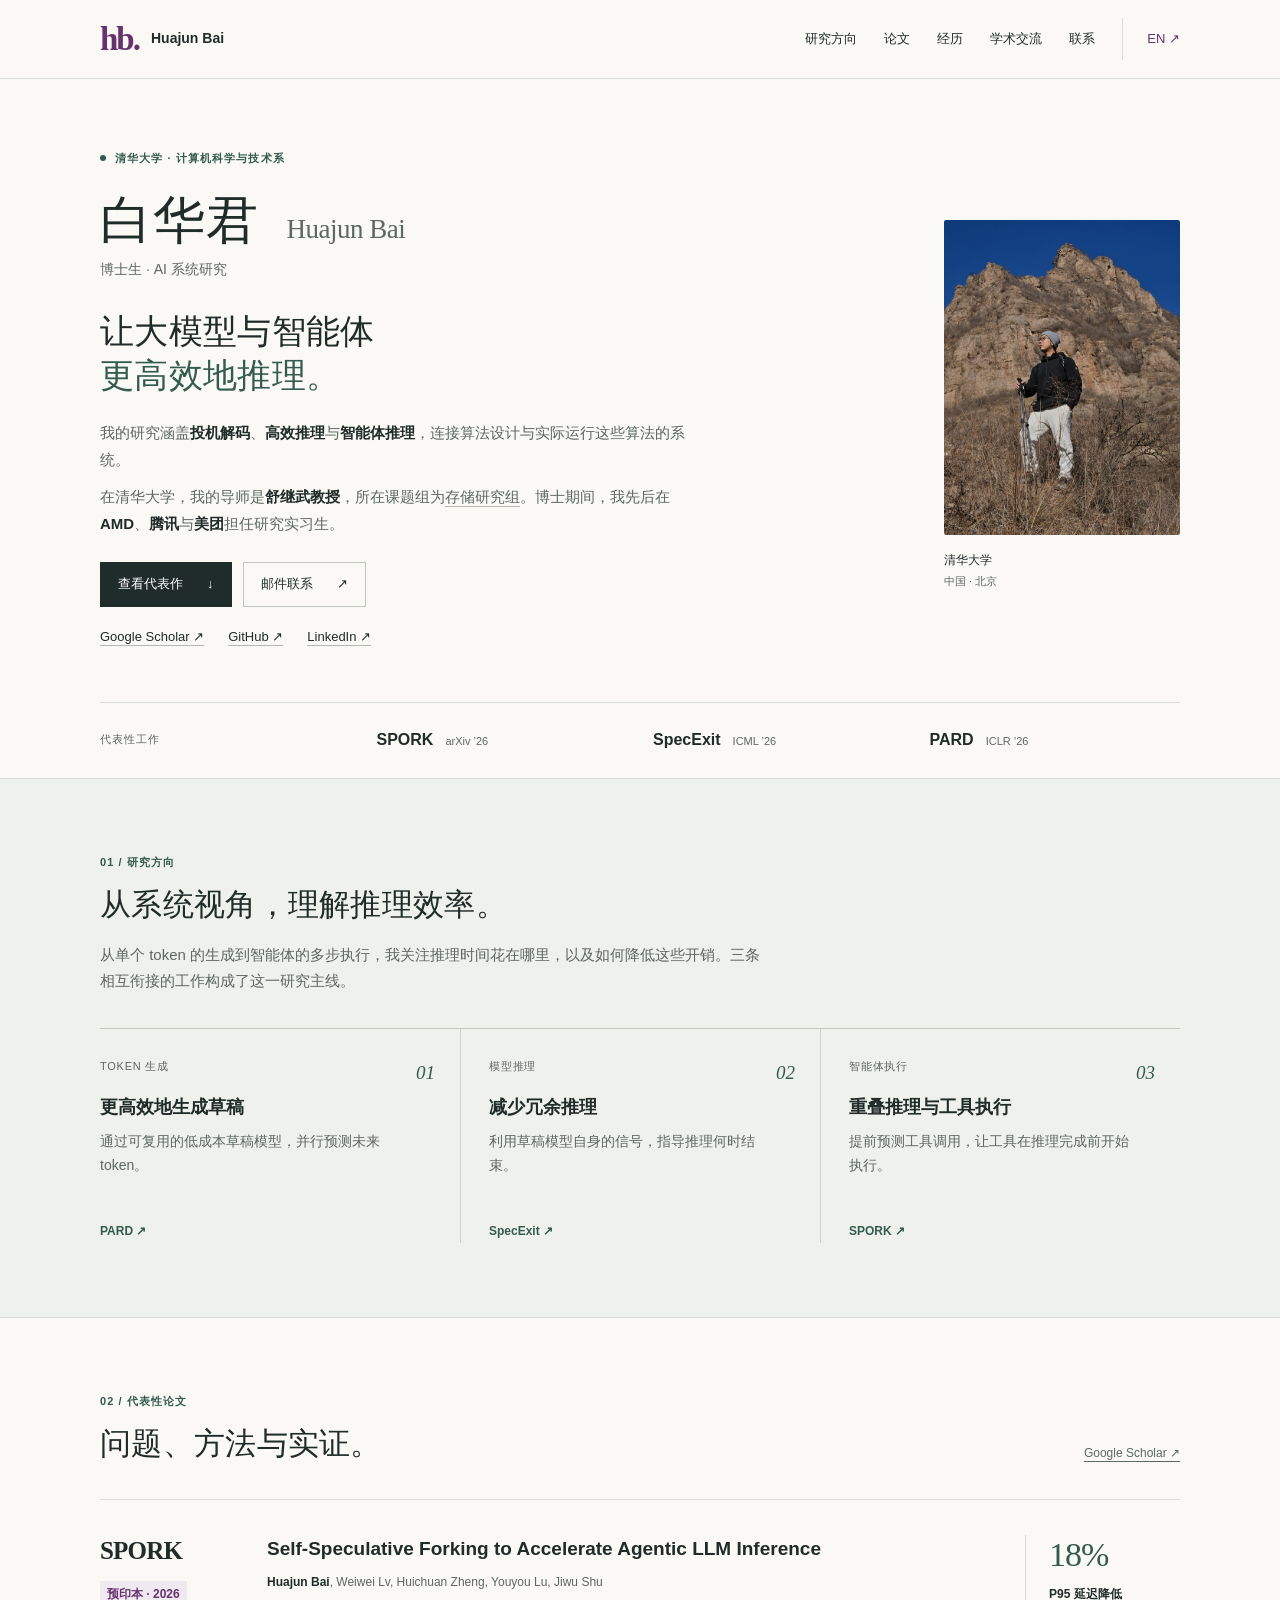
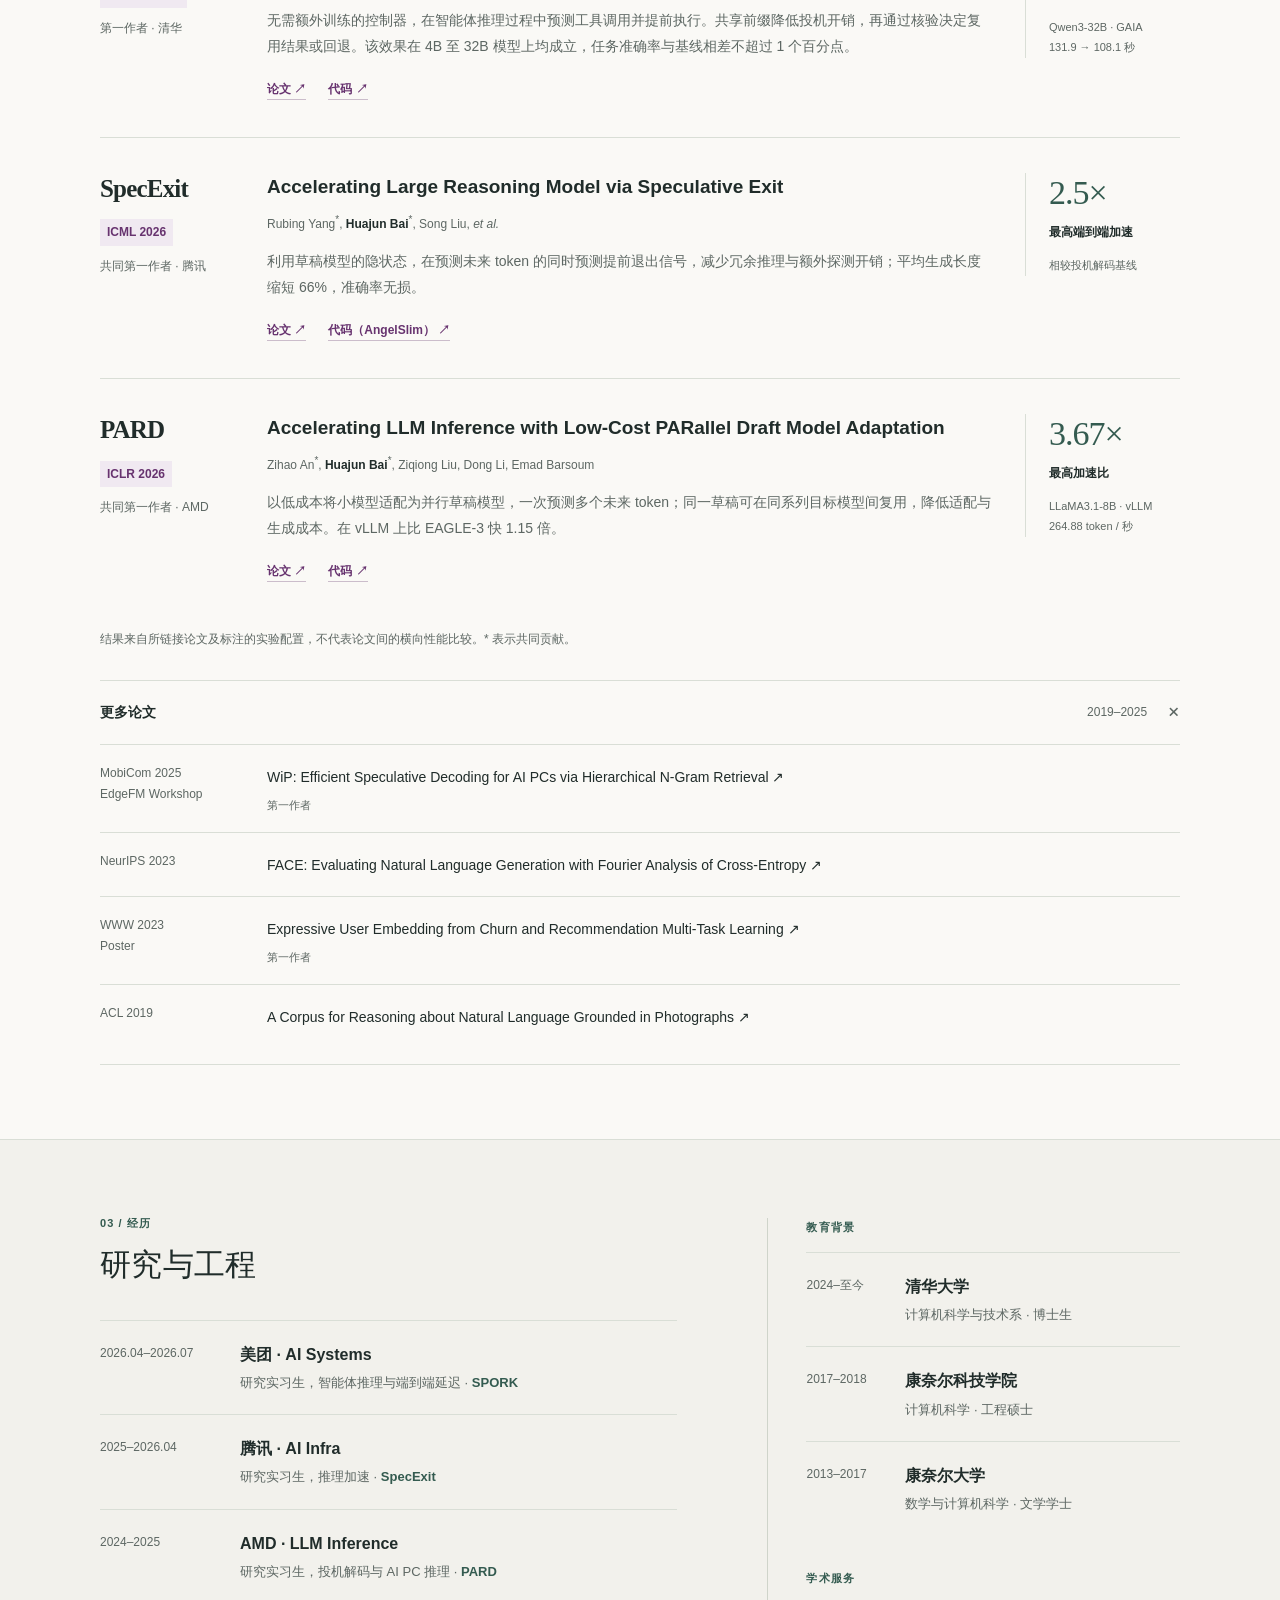
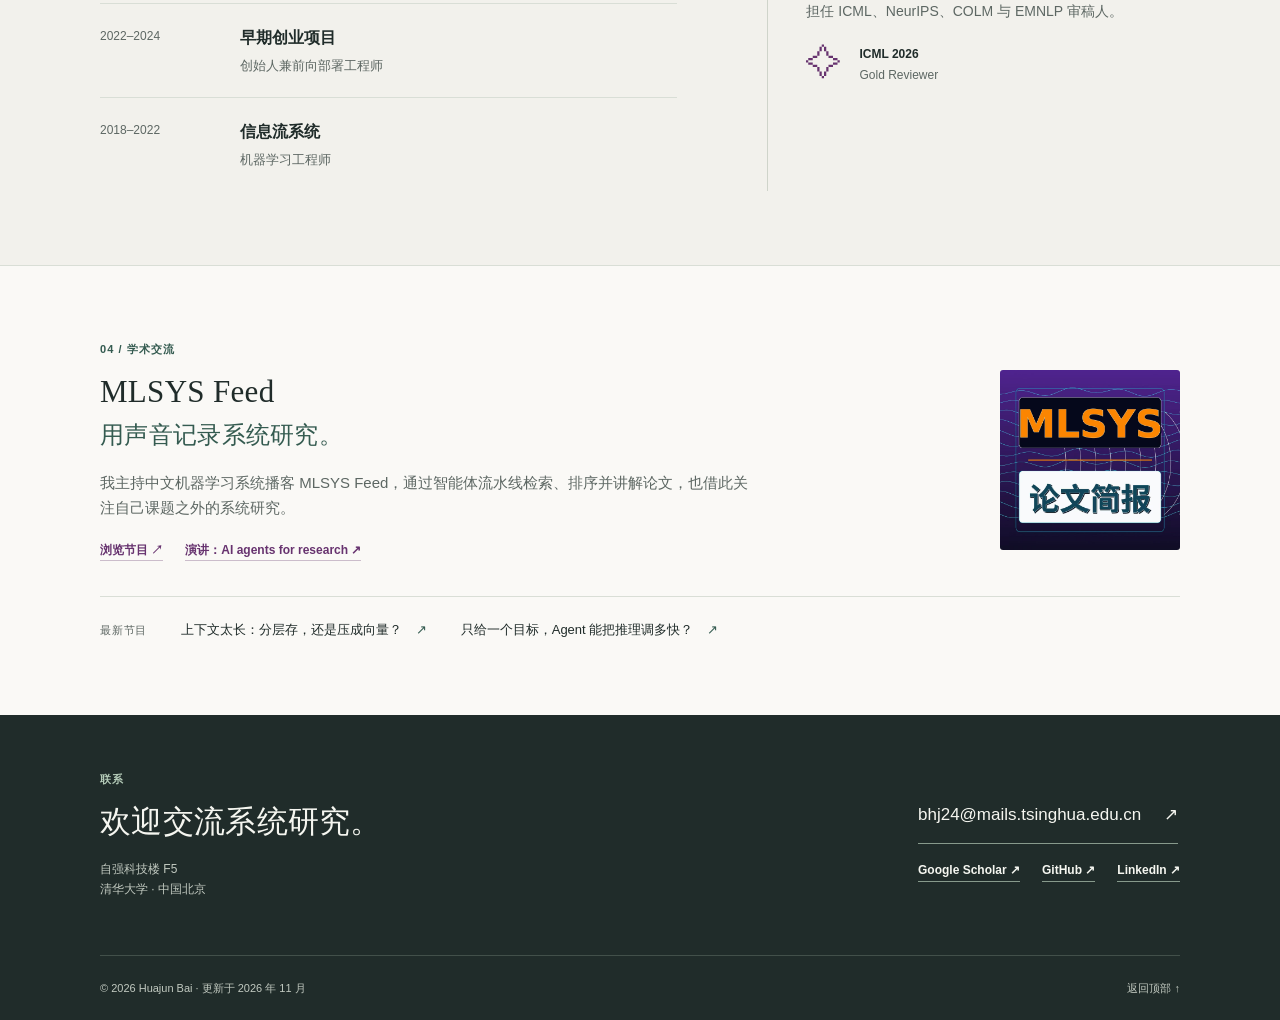
<file: index_zh.html>
<!doctype html>
<html lang="zh-CN">
<head>
  <meta charset="utf-8">
  <meta name="viewport" content="width=device-width, initial-scale=1">
  <title>白华君 Huajun Bai | 大模型与智能体高效推理 | 清华大学</title>
  <meta name="description" content="白华君，清华大学计算机系博士生，研究投机解码、高效推理与智能体推理系统。代表工作包括 PARD、SpecExit 与 SPORK。">
  <meta name="robots" content="index, follow">
  <meta name="theme-color" content="#faf9f6">
  <link rel="canonical" href="https://baihuajun24.github.io/index_zh.html">
  <link rel="alternate" hreflang="en" href="https://baihuajun24.github.io/">
  <link rel="alternate" hreflang="zh-CN" href="https://baihuajun24.github.io/index_zh.html">
  <link rel="alternate" hreflang="x-default" href="https://baihuajun24.github.io/">
  <meta property="og:type" content="profile">
  <meta property="og:title" content="白华君 Huajun Bai | 大模型与智能体高效推理 | 清华大学">
  <meta property="og:description" content="白华君，清华大学计算机系博士生，研究投机解码、高效推理与智能体推理系统。代表工作包括 PARD、SpecExit 与 SPORK。">
  <meta property="og:url" content="https://baihuajun24.github.io/index_zh.html">
  <meta property="og:image" content="https://baihuajun24.github.io/assets/profile/profile.JPG">
  <meta property="og:image:alt" content="Huajun Bai / 白华君">
  <meta property="og:locale" content="zh_CN">
  <meta property="og:locale:alternate" content="en_US">
  <meta name="twitter:card" content="summary">
  <link rel="icon" href="assets/favicon.svg" type="image/svg+xml">
  <link rel="stylesheet" href="academic.css?v=20261113">
  <script>document.documentElement.classList.add('js');</script>
  <script type="application/ld+json">{"@context": "https://schema.org", "@type": "ProfilePage", "@id": "https://baihuajun24.github.io/index_zh.html#profile", "url": "https://baihuajun24.github.io/index_zh.html", "inLanguage": "zh-CN", "mainEntity": {"@type": "Person", "@id": "https://baihuajun24.github.io/#person", "name": "Huajun Bai", "alternateName": "白华君", "url": "https://baihuajun24.github.io/", "image": "https://baihuajun24.github.io/assets/profile/profile.JPG", "description": "白华君，清华大学计算机系博士生，研究投机解码、高效推理与智能体推理系统。代表工作包括 PARD、SpecExit 与 SPORK。", "affiliation": {"@type": "CollegeOrUniversity", "name": "Tsinghua University"}, "sameAs": ["https://github.com/baihuajun24", "https://scholar.google.com/citations?user=bn5nR50AAAAJ", "https://www.linkedin.com/in/huajun-bai-041274a2/"]}}</script>
  <script src="script.js?v=20261022" defer></script>
</head>
<body>
  <a class="skip-link" href="#main-content">跳转到正文</a>
  <header class="site-header"><div class="nav-wrap">
    <a class="site-name" href="#about"><span class="monogram" aria-hidden="true">hb.</span><span>Huajun Bai</span></a>
    <button class="menu-toggle" type="button" aria-expanded="false" aria-controls="primary-nav" aria-label="展开导航" data-open-label="展开导航" data-close-label="收起导航"><span></span><span></span></button>
    <nav class="primary-nav" id="primary-nav" aria-label="主导航"><a href="#research">研究方向</a><a href="#work">论文</a><a href="#experience">经历</a><a href="#community">学术交流</a><a href="#contact">联系</a><a href="index.html" class="language-link" lang="en" hreflang="en">EN <span aria-hidden="true">↗</span></a></nav>
  </div></header>
  <main id="main-content" tabindex="-1">
    <section class="hero" id="about"><div class="wrap">
      <div class="hero-grid"><div class="hero-copy">
        <p class="eyebrow"><span class="status-dot" aria-hidden="true"></span>清华大学 · 计算机科学与技术系</p>
        <h1>白华君 <span class="name-secondary" lang="en">Huajun Bai</span></h1>
        <p class="role">博士生 · AI 系统研究</p>
        <p class="hero-thesis">让大模型与智能体<br><span>更高效地推理。</span></p>
        <div class="hero-intro"><p>我的研究涵盖<strong>投机解码</strong>、<strong>高效推理</strong>与<strong>智能体推理</strong>，连接算法设计与实际运行这些算法的系统。</p>
        <p>在清华大学，我的导师是<strong>舒继武教授</strong>，所在课题组为<a href="https://storage.cs.tsinghua.edu.cn/" target="_blank" rel="noopener">存储研究组</a>。博士期间，我先后在 <strong>AMD</strong>、<strong>腾讯</strong>与<strong>美团</strong>担任研究实习生。</p></div>
        <div class="hero-actions"><a class="button button-primary" href="#work">查看代表作 <span aria-hidden="true">↓</span></a><a class="button" href="mailto:bhj24@mails.tsinghua.edu.cn">邮件联系 <span aria-hidden="true">↗</span></a></div>
        <div class="profile-links" aria-label="学术与个人链接"><a href="https://scholar.google.com/citations?user=bn5nR50AAAAJ" target="_blank" rel="noopener">Google Scholar ↗</a><a href="https://github.com/baihuajun24" target="_blank" rel="noopener">GitHub ↗</a><a href="https://www.linkedin.com/in/huajun-bai-041274a2/" target="_blank" rel="noopener">LinkedIn ↗</a></div>
      </div><figure class="portrait"><img src="assets/profile/profile.JPG" width="800" height="1066" fetchpriority="high" alt="白华君的照片"><figcaption>清华大学<span>中国 · 北京</span></figcaption></figure></div>
      <div class="selected-strip"><span>代表性工作</span><a href="#spork"><strong>SPORK</strong><span>arXiv ’26</span></a><a href="#specexit"><strong>SpecExit</strong><span>ICML ’26</span></a><a href="#pard"><strong>PARD</strong><span>ICLR ’26</span></a></div>
    </div></section>
    <section class="research section" id="research"><div class="wrap">
      <div class="section-heading"><p class="eyebrow">01 / 研究方向</p><h2>从系统视角，理解推理效率。</h2><p>从单个 token 的生成到智能体的多步执行，我关注推理时间花在哪里，以及如何降低这些开销。三条相互衔接的工作构成了这一研究主线。</p></div>
      <ol class="direction-grid"><li><span class="direction-index">01</span><p class="direction-cost">Token 生成</p><h3>更高效地生成草稿</h3><p>通过可复用的低成本草稿模型，并行预测未来 token。</p><a href="#pard">PARD <span aria-hidden="true">↗</span></a></li><li><span class="direction-index">02</span><p class="direction-cost">模型推理</p><h3>减少冗余推理</h3><p>利用草稿模型自身的信号，指导推理何时结束。</p><a href="#specexit">SpecExit <span aria-hidden="true">↗</span></a></li><li><span class="direction-index">03</span><p class="direction-cost">智能体执行</p><h3>重叠推理与工具执行</h3><p>提前预测工具调用，让工具在推理完成前开始执行。</p><a href="#spork">SPORK <span aria-hidden="true">↗</span></a></li></ol>
    </div></section>
    <section class="section publications-section" id="work"><div class="wrap">
      <div class="section-heading heading-row"><div><p class="eyebrow">02 / 代表性论文</p><h2>问题、方法与实证。</h2></div><a class="section-link" href="https://scholar.google.com/citations?user=bn5nR50AAAAJ" target="_blank" rel="noopener">Google Scholar ↗</a></div>
      <article class="publication" id="spork">
        <div class="pub-identity"><p class="pub-name">SPORK</p><span class="venue">预印本 · 2026</span><p class="author-role">第一作者 · 清华</p></div>
        <div class="pub-body"><h3><a href="https://arxiv.org/abs/2607.03333" target="_blank" rel="noopener">Self-Speculative Forking to Accelerate Agentic LLM Inference</a></h3><p class="authors"><strong>Huajun Bai</strong>, Weiwei Lv, Huichuan Zheng, Youyou Lu, Jiwu Shu</p><p class="pub-description">无需额外训练的控制器，在智能体推理过程中预测工具调用并提前执行。共享前缀降低投机开销，再通过核验决定复用结果或回退。该效果在 4B 至 32B 模型上均成立，任务准确率与基线相差不超过 1 个百分点。</p>
          <div class="text-links"><a href="https://arxiv.org/abs/2607.03333" target="_blank" rel="noopener">论文 <span aria-hidden="true">↗</span></a><a href="https://github.com/baihuajun24/spork" target="_blank" rel="noopener">代码 <span aria-hidden="true">↗</span></a></div></div>
        <div class="pub-result"><strong>18%</strong><span class="metric-label">P95 延迟降低</span><p>Qwen3-32B · GAIA <br>131.9 → 108.1 秒</p></div>
      </article><article class="publication" id="specexit">
        <div class="pub-identity"><p class="pub-name">SpecExit</p><span class="venue">ICML 2026</span><p class="author-role">共同第一作者 · 腾讯</p></div>
        <div class="pub-body"><h3><a href="https://proceedings.mlr.press/v306/yang26a.html" target="_blank" rel="noopener">Accelerating Large Reasoning Model via Speculative Exit</a></h3><p class="authors">Rubing Yang<sup>*</sup>, <strong>Huajun Bai</strong><sup>*</sup>, Song Liu, <em>et al.</em></p><p class="pub-description">利用草稿模型的隐状态，在预测未来 token 的同时预测提前退出信号，减少冗余推理与额外探测开销；平均生成长度缩短 66%，准确率无损。</p>
          <div class="text-links"><a href="https://proceedings.mlr.press/v306/yang26a.html" target="_blank" rel="noopener">论文 <span aria-hidden="true">↗</span></a><a href="https://github.com/Tencent/AngelSlim" target="_blank" rel="noopener">代码（AngelSlim） <span aria-hidden="true">↗</span></a></div></div>
        <div class="pub-result"><strong>2.5×</strong><span class="metric-label">最高端到端加速</span><p>相较投机解码基线</p></div>
      </article><article class="publication" id="pard">
        <div class="pub-identity"><p class="pub-name">PARD</p><span class="venue">ICLR 2026</span><p class="author-role">共同第一作者 · AMD</p></div>
        <div class="pub-body"><h3><a href="https://arxiv.org/abs/2504.18583" target="_blank" rel="noopener">Accelerating LLM Inference with Low-Cost PARallel Draft Model Adaptation</a></h3><p class="authors">Zihao An<sup>*</sup>, <strong>Huajun Bai</strong><sup>*</sup>, Ziqiong Liu, Dong Li, Emad Barsoum</p><p class="pub-description">以低成本将小模型适配为并行草稿模型，一次预测多个未来 token；同一草稿可在同系列目标模型间复用，降低适配与生成成本。在 vLLM 上比 EAGLE-3 快 1.15 倍。</p>
          <div class="text-links"><a href="https://arxiv.org/abs/2504.18583" target="_blank" rel="noopener">论文 <span aria-hidden="true">↗</span></a><a href="https://github.com/AMD-AGI/PARD" target="_blank" rel="noopener">代码 <span aria-hidden="true">↗</span></a></div></div>
        <div class="pub-result"><strong>3.67×</strong><span class="metric-label">最高加速比</span><p>LLaMA3.1-8B · vLLM <br>264.88 token / 秒</p></div>
      </article>
      <p class="evaluation-note">结果来自所链接论文及标注的实验配置，不代表论文间的横向性能比较。* 表示共同贡献。</p>
      <details class="additional-work" open><summary>更多论文 <span>2019–2025 <span aria-hidden="true">+</span></span></summary><ul><li><span class="other-venue">MobiCom 2025 <br>EdgeFM Workshop</span><div><a href="https://dl.acm.org/doi/10.1145/3737902.3768352" target="_blank" rel="noopener">WiP: Efficient Speculative Decoding for AI PCs via Hierarchical N-Gram Retrieval <span aria-hidden="true">↗</span></a><small>第一作者</small></div></li><li><span class="other-venue">NeurIPS 2023</span><div><a href="https://arxiv.org/abs/2305.10307" target="_blank" rel="noopener">FACE: Evaluating Natural Language Generation with Fourier Analysis of Cross-Entropy <span aria-hidden="true">↗</span></a></div></li><li><span class="other-venue">WWW 2023 <br>Poster</span><div><a href="https://dl.acm.org/doi/10.1145/3543873.3587306" target="_blank" rel="noopener">Expressive User Embedding from Churn and Recommendation Multi-Task Learning <span aria-hidden="true">↗</span></a><small>第一作者</small></div></li><li><span class="other-venue">ACL 2019</span><div><a href="https://aclanthology.org/P19-1644/" target="_blank" rel="noopener">A Corpus for Reasoning about Natural Language Grounded in Photographs <span aria-hidden="true">↗</span></a></div></li></ul></details>
    </div></section>
    <section class="section education-section" id="experience"><div class="wrap background-grid">
      <div><div class="section-heading"><p class="eyebrow">03 / 经历</p><h2>研究与工程</h2></div><ol class="timeline"><li><span class="timeline-date">2026.04–2026.07</span><div><h3>美团 · AI Systems</h3><p>研究实习生，智能体推理与端到端延迟 · <a href="#spork">SPORK</a></p></div></li><li><span class="timeline-date">2025–2026.04</span><div><h3>腾讯 · AI Infra</h3><p>研究实习生，推理加速 · <a href="#specexit">SpecExit</a></p></div></li><li><span class="timeline-date">2024–2025</span><div><h3>AMD · LLM Inference</h3><p>研究实习生，投机解码与 AI PC 推理 · <a href="#pard">PARD</a></p></div></li><li><span class="timeline-date">2022–2024</span><div><h3>早期创业项目</h3><p>创始人兼前向部署工程师</p></div></li><li><span class="timeline-date">2018–2022</span><div><h3>信息流系统</h3><p>机器学习工程师</p></div></li></ol></div>
      <aside class="service-panel"><p class="eyebrow">教育背景</p><ol class="timeline"><li><span class="timeline-date">2024–至今</span><div><h3>清华大学</h3><p>计算机科学与技术系 · 博士生</p></div></li><li><span class="timeline-date">2017–2018</span><div><h3>康奈尔科技学院</h3><p>计算机科学 · 工程硕士</p></div></li><li><span class="timeline-date">2013–2017</span><div><h3>康奈尔大学</h3><p>数学与计算机科学 · 文学学士</p></div></li></ol><p class="eyebrow">学术服务</p><p>担任 ICML、NeurIPS、COLM 与 EMNLP 审稿人。</p><div class="service-award"><span aria-hidden="true">✧</span><div><strong>ICML 2026</strong><span>Gold Reviewer</span></div></div></aside>
    </div></section>
    <section class="section community-section" id="community"><div class="wrap">
      <p class="eyebrow">04 / 学术交流</p><div class="community-grid"><div class="community-copy"><h2>MLSYS Feed<span class="subheading">用声音记录系统研究。</span></h2><p>我主持中文机器学习系统播客 MLSYS Feed，通过智能体流水线检索、排序并讲解论文，也借此关注自己课题之外的系统研究。</p><div class="text-links"><a href="podcast/">浏览节目 ↗</a><a href="https://mp.weixin.qq.com/s/GocUlCKGfs5Zff7AalEJYg" target="_blank" rel="noopener">演讲：AI agents for research ↗</a></div></div><a class="podcast-art" href="podcast/" aria-label="打开 MLSYS Feed 播客"><img src="podcast/logo.jpg" width="180" height="180" loading="lazy" alt="MLSYS Feed"></a></div>
      <div class="episode-picks"><span>最新节目</span><a href="podcast/#mlsys-feed-2026-11-13-special">上下文太长：分层存，还是压成向量？ <span aria-hidden="true">↗</span></a><a href="podcast/#mlsys-feed-2026-11-12-special">只给一个目标，Agent 能把推理调多快？ <span aria-hidden="true">↗</span></a></div>
    </div></section>
    <section class="contact-section" id="contact"><div class="wrap contact-grid"><div><p class="eyebrow">联系</p><h2>欢迎交流系统研究。</h2><p>自强科技楼 F5<br>清华大学 · 中国北京</p></div><div class="contact-links"><a class="email-link" href="mailto:bhj24@mails.tsinghua.edu.cn">bhj24@mails.tsinghua.edu.cn <span aria-hidden="true">↗</span></a><div class="text-links"><a href="https://scholar.google.com/citations?user=bn5nR50AAAAJ" target="_blank" rel="noopener">Google Scholar <span aria-hidden="true">↗</span></a><a href="https://github.com/baihuajun24" target="_blank" rel="noopener">GitHub <span aria-hidden="true">↗</span></a><a href="https://www.linkedin.com/in/huajun-bai-041274a2/" target="_blank" rel="noopener">LinkedIn <span aria-hidden="true">↗</span></a></div></div></div></section>
  </main>
  <footer><div class="wrap footer-row"><p>© 2026 Huajun Bai <span>· 更新于 2026 年 11 月</span></p><a href="#about">返回顶部 ↑</a></div></footer>
  <script type="module" src="https://static.cloudflareinsights.com/beacon.min.js" data-cf-beacon='{"token":"4ff260a2dc9c4d3ab6232afecd4faf47","spa":false}'></script>
</body>
</html>
</file>
<file: academic.css>
:root {
    --paper: #faf9f6;
    --white: #fff;
    --ink: #202c2a;
    --muted: #5d6763;
    --accent: #67336f;
    --green: #345b50;
    --wash: #eef1ec;
    --line: #d9ded6;
    --sans: -apple-system, BlinkMacSystemFont, "Segoe UI", "Helvetica Neue", "PingFang SC", "Microsoft YaHei", sans-serif;
    --serif: Georgia, "Times New Roman", "Songti SC", "SimSun", serif;
}
* { box-sizing: border-box; }
html { scroll-behavior: smooth; scroll-padding-top: 95px; }
body { margin: 0; color: var(--ink); background: var(--paper); font-family: var(--sans); font-size: 16px; line-height: 1.7; -webkit-font-smoothing: antialiased; }
a { color: inherit; text-underline-offset: 4px; text-decoration-thickness: 1px; }
a:hover { color: var(--accent); }
a, button, summary { -webkit-tap-highlight-color: transparent; }
a:focus-visible, button:focus-visible, summary:focus-visible { outline: 2px solid var(--accent); outline-offset: 5px; border-radius: 2px; }
img { display: block; max-width: 100%; }
button { font: inherit; }
h1, h2, h3, p, figure { margin: 0; }
h1, h2, h3 { text-wrap: balance; }
p, h3 { overflow-wrap: break-word; }
.wrap, .nav-wrap { width: min(1080px, calc(100% - 80px)); margin-inline: auto; }
.skip-link { position: fixed; top: 10px; left: 12px; padding: 10px 16px; z-index: 2000; background: var(--ink); color: white; transform: translateY(-160%); }
.skip-link:focus { transform: translateY(0); }
main:focus { outline: none; }
section, article { scroll-margin-top: 24px; }
.site-header { position: sticky; top: 0; z-index: 100; background: rgba(250,249,246,.97); border-bottom: 1px solid var(--line); }
.nav-wrap { min-height: 78px; display: flex; align-items: center; justify-content: space-between; gap: 28px; }
.site-name { display: flex; align-items: center; gap: 12px; font-weight: 650; font-size: 14px; text-decoration: none; white-space: nowrap; }
.monogram { color: var(--accent); font-family: var(--serif); font-size: 33px; letter-spacing: -2px; font-weight: 700; }
.primary-nav { display: flex; align-items: center; gap: 27px; }
.primary-nav a { font-size: 13px; text-decoration: none; padding-block: 10px; }
.primary-nav .language-link { border-left: 1px solid var(--line); padding-left: 24px; color: var(--accent); }
.menu-toggle { display: none; border: 1px solid var(--line); width: 44px; height: 44px; background: transparent; cursor: pointer; }
.menu-toggle span { display: block; margin: 6px auto; width: 18px; height: 1px; background: var(--ink); }
.hero { background: var(--paper); }
.hero-grid { padding-block: 70px 54px; display: grid; grid-template-columns: minmax(0,1fr) 236px; gap: 90px; align-items: center; }
.eyebrow { display: flex; align-items: center; gap: 9px; color: var(--green); font-size: 11px; font-weight: 650; letter-spacing: .1em; text-transform: uppercase; }
.status-dot { width: 6px; height: 6px; background: var(--green); border-radius: 50%; flex: 0 0 auto; }
h1 { margin-top: 23px; font-family: var(--serif); font-size: clamp(44px,5vw,62px); font-weight: 400; letter-spacing: -2px; line-height: 1.15; }
.name-secondary { margin-left: 12px; font-family: var(--sans); font-size: 24px; font-weight: 400; letter-spacing: .03em; color: var(--muted); white-space: nowrap; }
.role { margin-top: 8px; color: var(--muted); font-size: 14px; }
.hero-thesis { margin-block: 27px 21px; font-size: clamp(25px,2.8vw,34px); line-height: 1.3; font-weight: 600; letter-spacing: -.6px; }
.hero-thesis > span { color: var(--green); }
.hero-intro { max-width: 610px; color: var(--muted); font-size: 15px; line-height: 1.8; }
.hero-intro p + p { margin-top: 10px; }
.hero-intro strong { color: var(--ink); font-weight: 600; }
.hero-intro a { text-decoration-color: #b2b9ae; }
.hero-actions { margin-top: 25px; display: flex; flex-wrap: wrap; gap: 11px; }
.button { display: inline-flex; align-items: center; justify-content: space-between; gap: 24px; min-height: 45px; padding: 10px 17px; border: 1px solid #bfc6bd; font-size: 13px; font-weight: 550; text-decoration: none; }
.button-primary { background: var(--ink); color: white; border-color: var(--ink); }
.button:hover { border-color: var(--accent); }
.button-primary:hover { color: white; background: var(--accent); }
.profile-links { display: flex; gap: 24px; flex-wrap: wrap; margin-top: 19px; }
.profile-links a { color: var(--ink); font-size: 13px; text-decoration: underline; text-decoration-color: #b2b9ae; }
.profile-links a:hover { color: var(--accent); text-decoration: underline; }
.portrait { padding-top: 15px; }
.portrait img { width: 236px; height: auto; aspect-ratio: 800 / 1066; object-fit: cover; border-radius: 2px; }
.portrait figcaption { margin-top: 15px; font-size: 12px; line-height: 1.8; }
.portrait figcaption span { display: block; color: var(--muted); font-size: 11px; }
.selected-strip { border-top: 1px solid var(--line); padding: 23px 0 25px; display: grid; grid-template-columns: 1fr repeat(3,1fr); align-items: center; gap: 26px; }
.selected-strip > span { color: var(--muted); text-transform: uppercase; letter-spacing: .09em; font-size: 11px; }
.selected-strip a { text-decoration: none; display: flex; align-items: baseline; flex-wrap: wrap; gap: 5px 12px; }
.selected-strip strong { font-size: 16px; font-weight: 600; }
.selected-strip a > span { font-size: 11px; color: var(--muted); white-space: nowrap; }
.section { padding-block: 74px; }
.research { background: var(--wash); border-block: 1px solid var(--line); }
.section-heading { margin-bottom: 35px; }
.section-heading h2, .community-copy h2, .contact-grid h2 { margin-top: 14px; font-size: 36px; line-height: 1.25; font-family: var(--serif); font-weight: 400; letter-spacing: -.7px; }
.section-heading > p:last-child:not(.eyebrow) { max-width: 670px; margin-top: 18px; color: var(--muted); font-size: 15px; }
.direction-grid { display: grid; grid-template-columns: repeat(3,minmax(0,1fr)); list-style: none; padding: 0; margin: 0; border-top: 1px solid #bdc7bc; }
.direction-grid li { position: relative; padding: 28px 28px 0; }
.direction-grid li:first-child { padding-left: 0; }
.direction-grid li:last-child { padding-right: 0; }
.direction-grid li + li { border-left: 1px solid #ccd5c9; }
.direction-index { position: absolute; top: 28px; right: 25px; color: var(--green); font-family: var(--serif); font-style: italic; font-size: 19px; }
.direction-cost { color: var(--muted); font-size: 11px; letter-spacing: .07em; text-transform: uppercase; padding-right: 30px; }
.direction-grid h3 { margin-top: 19px; font-size: 18px; font-weight: 600; line-height: 1.4; }
.direction-grid p:not(.direction-cost) { margin-top: 10px; max-width: 285px; color: var(--muted); font-size: 14px; min-height: 72px; }
.direction-grid a { display: inline-block; margin-top: 19px; color: var(--green); font-size: 12px; font-weight: 650; text-decoration: none; }
.direction-grid a:hover { color: var(--accent); text-decoration: underline; }
.heading-row { display: flex; justify-content: space-between; align-items: end; gap: 25px; }
.section-link { font-size: 12px; color: var(--muted); white-space: nowrap; }
.publication { display: grid; grid-template-columns: 135px minmax(0,1fr) 155px; gap: 32px; padding-block: 35px 37px; border-top: 1px solid var(--line); }
.pub-name { font-family: var(--serif); font-size: 25px; font-weight: 700; letter-spacing: -.8px; line-height: 1.3; margin-bottom: 12px; }
.venue { color: var(--accent); font-size: 12px; display: inline-block; padding: 3px 7px; background: #f0e9f1; font-weight: 600; }
.author-role { color: var(--muted); font-size: 12px; margin-top: 10px; }
.pub-body h3 { font-size: 19px; line-height: 1.45; font-weight: 600; text-wrap: pretty; }
.pub-body h3 a { text-decoration: none; }
.pub-body h3 a:hover { text-decoration: underline; }
.authors { margin-block: 10px 15px; color: var(--muted); font-size: 12px; line-height: 1.7; }
.authors strong { color: var(--ink); }
.pub-description { color: var(--muted); font-size: 14px; line-height: 1.85; }
.text-links { display: flex; flex-wrap: wrap; align-items: center; gap: 22px; margin-top: 19px; }
.text-links a { font-size: 12px; font-weight: 600; color: var(--accent); text-decoration: none; border-bottom: 1px solid #cbbdcb; }
.text-links a:hover { border-bottom-color: var(--accent); }
.pub-result { border-left: 1px solid var(--line); padding-left: 23px; align-self: start; }
.pub-result > strong { display: block; font-family: var(--serif); font-size: 34px; font-weight: 400; letter-spacing: -1px; line-height: 1.2; color: var(--green); font-variant-numeric: tabular-nums; }
.metric-label { display: block; margin-top: 8px; font-size: 12px; font-weight: 600; }
.pub-result > p { margin-top: 14px; color: var(--muted); font-size: 11px; line-height: 1.8; }
.evaluation-note { font-size: 12px; color: var(--muted); padding-top: 10px; }
.additional-work { margin-top: 30px; border-block: 1px solid var(--line); }
.additional-work summary { cursor: pointer; display: flex; justify-content: space-between; gap: 20px; padding-block: 20px; list-style: none; font-size: 14px; font-weight: 600; }
.additional-work summary::-webkit-details-marker { display: none; }
.additional-work summary > span { font-size: 12px; color: var(--muted); font-weight: 400; display: flex; align-items: center; gap: 20px; }
.additional-work summary > span > span { font-size: 22px; line-height: 1; transition: transform .15s; }
.additional-work[open] summary > span > span { transform: rotate(45deg); }
.additional-work ul { list-style: none; padding: 0; margin: 0 0 15px; }
.additional-work li { display: grid; grid-template-columns: 135px minmax(0,1fr); gap: 32px; padding-block: 18px; border-top: 1px solid var(--line); }
.other-venue { font-size: 12px; color: var(--muted); }
.additional-work li a { font-size: 14px; text-decoration: none; }
.additional-work li a:hover { text-decoration: underline; }
.additional-work small { display: block; font-size: 11px; color: var(--muted); margin-top: 5px; }
.education-section { background: #f2f1ec; border-block: 1px solid var(--line); }
.background-grid { display: grid; grid-template-columns: minmax(0,1.4fr) minmax(0,1fr); gap: 90px; }
.timeline { list-style: none; padding: 0; margin: 0; }
.timeline li { display: grid; grid-template-columns: 116px minmax(0,1fr); gap: 24px; padding-block: 20px; border-top: 1px solid var(--line); }
.timeline-date { font-size: 12px; color: var(--muted); padding-top: 2px; }
.timeline h3 { font-size: 16px; font-weight: 600; }
.timeline p { font-size: 13px; margin-top: 4px; color: var(--muted); }
.timeline p a { color: var(--green); font-weight: 600; text-decoration: none; }
.timeline p a:hover { color: var(--accent); text-decoration: underline; }
.service-panel { border-left: 1px solid #cfd4ca; padding-left: 38px; margin-top: 4px; }
.service-panel .timeline { margin-top: 16px; }
.service-panel .timeline li { grid-template-columns: 84px minmax(0,1fr); gap: 15px; }
.service-panel .timeline + .eyebrow { margin-top: 34px; }
.service-panel > p:not(.eyebrow) { margin-top: 12px; font-size: 14px; color: var(--muted); }
.service-award { margin-top: 20px; display: flex; align-items: center; gap: 17px; }
.service-award > span { color: var(--accent); font-size: 36px; line-height: 1; }
.service-award div { display: grid; gap: 1px; font-size: 12px; }
.service-award div > span { color: var(--muted); }
.community-grid { display: grid; grid-template-columns: minmax(0,1fr) 180px; gap: 100px; align-items: center; }
.community-copy h2 { font-size: 38px; }
.subheading { display: block; font-size: 24px; color: var(--green); margin-top: 8px; }
.community-copy > p { margin-top: 20px; font-size: 15px; color: var(--muted); max-width: 650px; }
.podcast-art { display: block; }
.podcast-art img { width: 180px; height: 180px; border-radius: 3px; }
.episode-picks { display: flex; flex-wrap: wrap; align-items: center; gap: 17px 34px; border-top: 1px solid var(--line); padding-top: 22px; margin-top: 35px; }
.episode-picks > span { text-transform: uppercase; letter-spacing: .07em; font-size: 11px; color: var(--muted); }
.episode-picks a { font-size: 13px; text-decoration: none; }
.episode-picks a:hover { text-decoration: underline; }
.episode-picks a > span { color: var(--green); margin-left: 10px; }
.contact-section { padding-block: 55px; background: var(--ink); color: #f5f6f0; }
.contact-grid { display: flex; align-items: center; justify-content: space-between; gap: 35px; }
.contact-grid .eyebrow { color: #b4cbb8; }
.contact-grid h2 { font-size: 34px; }
.contact-grid p:not(.eyebrow) { font-size: 12px; color: #c1c9c0; margin-top: 17px; }
.email-link { padding-block: 13px; border-bottom: 1px solid #879a8c; font-size: 17px; text-decoration: none; overflow-wrap: anywhere; }
.email-link span { margin-left: 18px; }
.email-link:hover { color: #d8e6cd; }
.contact-links { display: grid; justify-items: start; gap: 16px; }
.contact-section .text-links { margin-top: 0; }
.contact-section .text-links a { color: #f5f6f0; border-bottom-color: #879a8c; }
.contact-section .text-links a:hover { color: #d8e6cd; border-bottom-color: #d8e6cd; }
.contact-section a:focus-visible, footer a:focus-visible { outline-color: #d8e6cd; }
footer { background: var(--ink); color: #c1c9c0; }
.footer-row { padding-block: 23px; border-top: 1px solid #42504a; display: flex; flex-wrap: wrap; justify-content: space-between; gap: 15px; font-size: 11px; }
.footer-row a { text-decoration: none; }
.footer-row a:hover { color: white; }
html[lang="zh-CN"] h1 { letter-spacing: .02em; font-family: var(--sans); font-size: 52px; font-weight: 500; }
html[lang="zh-CN"] .name-secondary { font-family: var(--serif); font-size: 27px; letter-spacing: -.5px; }
html[lang="zh-CN"] h2 { letter-spacing: .01em; font-size: 31px; }
html[lang="zh-CN"] .hero-thesis { font-weight: 500; letter-spacing: .01em; }
@media (max-width: 1000px) {
    .primary-nav { gap: 20px; }
    .hero-grid { grid-template-columns: minmax(0,1fr) 215px; gap: 50px; }
    .portrait img { width: 215px; }
    .publication { grid-template-columns: 110px minmax(0,1fr) 135px; gap: 24px; }
    .pub-result { padding-left: 17px; }
    .pub-result > strong { font-size: 30px; }
    .background-grid { gap: 45px; }
    .community-grid { gap: 60px; }
}
@media (max-width: 820px) {
    .wrap, .nav-wrap { width: calc(100% - 48px); }
    .nav-wrap { min-height: 68px; flex-wrap: wrap; gap: 0; }
    .primary-nav { width: 100%; padding-block: 10px 18px; flex-wrap: wrap; gap: 6px 24px; }
    .primary-nav a { padding-block: 8px; }
    .primary-nav .language-link { padding-left: 0; border-left: 0; }
    .js .menu-toggle { display: block; }
    .js .primary-nav { display: none; }
    .js .primary-nav.is-open { display: flex; }
    .menu-toggle[aria-expanded="true"] span:first-child { transform: translateY(3.5px) rotate(45deg); }
    .menu-toggle[aria-expanded="true"] span:last-child { transform: translateY(-3.5px) rotate(-45deg); }
    .hero-grid { grid-template-columns: minmax(0,1fr) 165px; gap: 30px; padding-block: 48px 40px; }
    h1 { font-size: 47px; }
    .name-secondary { display: block; margin: 8px 0 0; font-size: 20px; }
    .hero-thesis { font-size: 28px; }
    .portrait img { width: 165px; }
    .selected-strip { grid-template-columns: repeat(3,1fr); gap: 14px; }
    .selected-strip > span { grid-column: 1/-1; }
    .section { padding-block: 56px; }
    .direction-grid li { padding-inline: 19px; }
    .direction-index { right: 16px; }
    .direction-grid h3 { font-size: 16px; }
    .publication { grid-template-columns: 110px minmax(0,1fr); gap: 20px 24px; }
    .pub-result { grid-column: 2; display: flex; flex-wrap: wrap; align-items: baseline; gap: 7px 13px; border: 0; padding: 0; }
    .pub-result > strong { font-size: 27px; }
    .pub-result > p { width: 100%; margin-top: 0; }
    .pub-result br { display: none; }
    .background-grid { grid-template-columns: 1fr; gap: 36px; }
    .service-panel { padding: 25px 0 0; border-left: 0; border-top: 1px solid var(--line); }
    .community-grid { gap: 35px; grid-template-columns: minmax(0,1fr) 130px; }
    .podcast-art img { width: 130px; height: 130px; }
    .contact-grid { align-items: start; flex-direction: column; gap: 25px; }
}
@media (max-width: 580px) {
    html { scroll-padding-top: 82px; }
    .wrap, .nav-wrap { width: calc(100% - 40px); }
    .hero-grid { display: flex; flex-direction: column-reverse; align-items: stretch; gap: 24px; padding-block: 30px 35px; }
    .portrait { padding: 0; display: flex; align-items: end; gap: 18px; }
    .portrait img { width: 84px; height: 106px; object-fit: cover; }
    .portrait figcaption { margin-bottom: 2px; }
    .hero .eyebrow { font-size: 10px; letter-spacing: .065em; }
    h1, html[lang="zh-CN"] h1 { font-size: 43px; margin-top: 15px; }
    .name-secondary, html[lang="zh-CN"] .name-secondary { display: inline; font-size: 20px; margin-left: 8px; }
    .role { font-size: 12px; }
    .hero-thesis { font-size: 27px; margin-block: 22px 17px; }
    .hero-intro { font-size: 14px; }
    .profile-links { gap: 22px; }
    .profile-links a { font-size: 12px; }
    .selected-strip strong { font-size: 15px; }
    .selected-strip a { display: block; }
    .selected-strip a > span { display: block; margin-top: 2px; font-size: 11px; }
    .section { padding-block: 45px; }
    .section-heading { margin-bottom: 26px; }
    .section-heading h2, html[lang="zh-CN"] h2 { font-size: 28px; letter-spacing: -.4px; }
    .section-heading > p:last-child:not(.eyebrow) { font-size: 14px; }
    .direction-grid { grid-template-columns: 1fr; }
    .direction-grid li, .direction-grid li:first-child, .direction-grid li:last-child { padding: 22px 0; }
    .direction-grid li + li { border-left: 0; border-top: 1px solid #ccd5c9; }
    .direction-grid li:last-child { padding-bottom: 0; }
    .direction-index { right: 2px; top: 20px; }
    .direction-grid h3 { margin-top: 10px; font-size: 18px; }
    .direction-grid p:not(.direction-cost) { min-height: 0; max-width: 340px; }
    .direction-grid a { margin-top: 12px; }
    .heading-row { display: block; }
    .section-link { display: inline-block; margin-top: 15px; }
    .publication { grid-template-columns: 1fr; gap: 18px; padding-block: 28px; }
    .pub-identity { display: flex; flex-wrap: wrap; align-items: baseline; gap: 7px 15px; }
    .pub-name { font-size: 24px; margin: 0; }
    .author-role { margin: 0; }
    .pub-body h3 { font-size: 18px; }
    .pub-result { grid-column: 1; padding-top: 13px; border-top: 1px dashed var(--line); }
    .metric-label { margin: 0; }
    .pub-result p { line-height: 1.8; }
    .additional-work li { grid-template-columns: 1fr; gap: 7px; }
    .other-venue br { display: none; }
    .timeline li { grid-template-columns: 96px minmax(0,1fr); gap: 15px; }
    .timeline h3 { font-size: 15px; }
    .community-grid { position: relative; display: block; }
    .community-copy h2 { padding-right: 80px; font-size: 32px; }
    .subheading { font-size: 20px; max-width: 230px; }
    .podcast-art { position: absolute; right: 0; top: 3px; }
    .podcast-art img { width: 64px; height: 64px; }
    .community-copy > p { margin-top: 25px; font-size: 14px; }
    .episode-picks { align-items: start; flex-direction: column; gap: 13px; margin-top: 28px; }
    .contact-section { padding-block: 40px; }
    .email-link { font-size: 15px; }
    .email-link span { margin-left: 8px; }
    .footer-row p > span { display: block; margin-top: 3px; }
}
@media (prefers-reduced-motion: reduce) {
    html { scroll-behavior: auto; }
    *, *::before, *::after { transition: none !important; }
}
@media print {
    body { background: white; font-size: 11pt; color: black; }
    .wrap { width: 100%; }
    .site-header, .hero-actions, .profile-links, .selected-strip, .skip-link, .community-section, footer, .section-link, .additional-work summary > span > span { display: none; }
    .contact-section, .contact-section * { background: white !important; color: black !important; }
    .contact-section { padding-block: 16px; border-top: 1px solid #999; }
    .hero-grid { padding-block: 0 24px; grid-template-columns: 1fr 120px; gap: 35px; }
    .portrait img { width: 120px; }
    .section { padding-block: 24px; background: white; }
    .publication, .timeline li { break-inside: avoid; }
    a { color: inherit; text-decoration: none; }
    .pub-result { break-inside: avoid; }
}
</file>
<file: style.css>
:root {
    --primary-color: #660874;
    /* Tsinghua Purple */
    --secondary-color: #4a0652;
    --text-color: #333;
    --light-text: #666;
    --bg-color: #ffffff;
    --section-bg: #f9f9f9;
    --accent-color: #ef4444;
    --font-main: 'Inter', -apple-system, BlinkMacSystemFont, 'Segoe UI', Roboto, Oxygen, Ubuntu, Cantarell, sans-serif;
}

* {
    margin: 0;
    padding: 0;
    box-sizing: border-box;
}

body {
    font-family: var(--font-main);
    line-height: 1.6;
    color: var(--text-color);
    background-color: var(--bg-color);
    overflow-x: hidden;
}

/* Header & Navigation */
header {
    background: rgba(255, 255, 255, 0.95);
    backdrop-filter: blur(10px);
    position: fixed;
    width: 100%;
    top: 0;
    z-index: 1000;
    box-shadow: 0 2px 10px rgba(0, 0, 0, 0.05);
}

nav {
    max-width: 1000px;
    margin: 0 auto;
    display: flex;
    justify-content: space-between;
    align-items: center;
    padding: 1rem 2rem;
}

.logo {
    font-weight: 700;
    font-size: 1.5rem;
    color: var(--primary-color);
    text-decoration: none;
    letter-spacing: -0.5px;
}

.nav-links {
    display: flex;
    list-style: none;
}

.nav-links li {
    margin-left: 1.4rem;
}

.nav-links a {
    text-decoration: none;
    color: var(--text-color);
    font-weight: 500;
    transition: color 0.3s;
    font-size: 0.9rem;
}

.nav-links a:hover {
    color: var(--primary-color);
}

/* Main Content Layout */
main {
    max-width: 1000px;
    margin: 6rem auto 4rem;
    padding: 0 2rem;
}

/* Hero Section */
.hero {
    display: flex;
    align-items: center;
    gap: 2.5rem;
    margin-bottom: 4rem;
}

.hero-content {
    flex: 1;
}

.hero-image {
    width: 280px;
    max-width: 100%;
    aspect-ratio: 2 / 3;
    flex: 0 0 280px;
    perspective: 1200px;
}

/* Plain profile photo (homepages); the card.html easter egg replaces it with .card-flip */
.hero-image>img {
    width: 100%;
    height: 100%;
    object-fit: cover;
    display: block;
    border-radius: 24px;
    box-shadow: 0 20px 40px rgba(0, 0, 0, 0.1);
}

/* Profile photo ⇄ player-card easter egg: click the photo to flip it */
.card-flip {
    position: relative;
    width: 100%;
    height: 100%;
    transform-style: preserve-3d;
    transition: transform 0.8s cubic-bezier(0.2, 0.85, 0.3, 1.08);
    cursor: pointer;
    outline: none;
}

.card-flip.flipped {
    transform: rotateY(180deg);
}

.card-flip:focus-visible .card-face {
    box-shadow:
        0 20px 40px rgba(0, 0, 0, 0.1),
        0 0 0 3px rgba(102, 8, 116, 0.25);
}

@media (prefers-reduced-motion: reduce) {
    .card-flip {
        transition: none;
    }
}

.card-face {
    position: absolute;
    inset: 0;
    backface-visibility: hidden;
    -webkit-backface-visibility: hidden;
    border-radius: 24px;
    overflow: hidden;
    box-shadow: 0 20px 40px rgba(0, 0, 0, 0.1);
}

.card-front img {
    width: 100%;
    height: 100%;
    object-fit: cover;
    display: block;
}

.flip-hint {
    position: absolute;
    right: 10px;
    bottom: 10px;
    width: 34px;
    height: 34px;
    display: flex;
    align-items: center;
    justify-content: center;
    font-size: 1.05rem;
    background: rgba(255, 255, 255, 0.88);
    border-radius: 50%;
    box-shadow: 0 2px 8px rgba(0, 0, 0, 0.15);
    transition: transform 0.3s;
}

.card-flip:hover .flip-hint {
    transform: rotate(20deg) scale(1.12);
}

.card-back {
    transform: rotateY(180deg);
    background: transparent;
    box-shadow: none;
    display: flex;
    align-items: center;
    justify-content: center;
    overflow: visible;
}

.fut-card {
    position: relative;
    width: min(100%, 276px);
    aspect-ratio: 540 / 820;
    color: var(--fut-ink, #242a2d);
    container-type: inline-size;
    background: url("assets/card/gitfut-gold-card.png") center / 100% 100% no-repeat;
    filter:
        drop-shadow(0 7cqw 10cqw rgba(0, 0, 0, 0.34))
        drop-shadow(0 0 4.8cqw rgba(225, 185, 80, 0.34));
    overflow: visible;
    isolation: isolate;
}

.fut-card--gold {
    --fut-ink: #46390c;
    --fut-muted: #6c5514;
    --fut-line: rgba(70, 57, 12, 0.5);
    --fut-purple: #660874;
    --fut-teal: #0f766e;
}

.fut-tier {
    position: absolute;
    top: 10.2%;
    right: 12.5%;
    z-index: 6;
    font-family: 'Barlow Condensed', 'Arial Narrow', var(--font-main);
    font-size: 4.2cqw;
    font-weight: 700;
    letter-spacing: 0.22em;
    color: rgba(70, 57, 12, 0.85);
    border-bottom: 0.35cqw solid rgba(70, 57, 12, 0.45);
    padding: 0 0.3cqw 0.5cqw;
}

.fut-watermark {
    display: none;
}

/* Subject is a transparent-background cutout, so the gold finish shows through.
   The frame hangs 7% past the card's left edge to shift the subject left (the
   cutout fills the frame width exactly, so object-position has no x slack);
   a second mask layer, the shield PNG itself, sized back to card coordinates
   (card height = 820/540 = 151.85cqw), keeps the overhang inside the
   silhouette, intersected with the bottom fade that melts the torso into the
   lower panel */
.fut-photo-frame {
    position: absolute;
    left: -7%;
    top: 11%;
    width: 107%;
    height: 47.5%;
    overflow: hidden;
    -webkit-mask-image:
        linear-gradient(180deg, #000 0%, #000 80%, transparent 98%),
        url("assets/card/gitfut-gold-card.png");
    mask-image:
        linear-gradient(180deg, #000 0%, #000 80%, transparent 98%),
        url("assets/card/gitfut-gold-card.png");
    -webkit-mask-size: 100% 100%, 100cqw 151.85cqw;
    mask-size: 100% 100%, 100cqw 151.85cqw;
    -webkit-mask-position: 0 0, 7cqw -16.7cqw;
    mask-position: 0 0, 7cqw -16.7cqw;
    -webkit-mask-repeat: no-repeat;
    mask-repeat: no-repeat;
    -webkit-mask-composite: source-in;
    mask-composite: intersect;
    z-index: 2;
}

.fut-photo {
    width: 100%;
    height: 100%;
    object-fit: cover;
    object-position: 50% 0%;
    filter:
        drop-shadow(0 2.6cqw 3.4cqw rgba(90, 60, 0, 0.3))
        drop-shadow(0 0 5cqw rgba(243, 214, 121, 0.4));
    opacity: 1;
}

.fut-round-badge {
    display: inline-flex;
    align-items: center;
    justify-content: center;
    width: 34px;
    height: 34px;
    width: 9.2cqw;
    height: 9.2cqw;
    border-radius: 50%;
    background: rgba(255, 255, 255, 0.9);
    box-shadow: inset 0 0 0 0.25cqw rgba(51, 35, 10, 0.08), 0 0.9cqw 2cqw rgba(51, 35, 10, 0.18);
}

.fut-round-badge img {
    width: 27px;
    height: 27px;
    width: 7.3cqw;
    height: 7.3cqw;
    object-fit: contain;
    display: block;
}

.fut-lower {
    position: absolute;
    left: 0;
    right: 0;
    top: 58.5%;
    bottom: 0;
    padding-top: 1.6cqw;
    text-align: center;
    z-index: 4;
}

.fut-name {
    display: inline-block;
    font-family: 'Barlow Condensed', 'Arial Narrow', var(--font-main);
    font-size: 10.2cqw;
    font-weight: 700;
    letter-spacing: 0.03em;
    border-bottom: 0.6cqw solid var(--fut-line);
    padding: 0 5cqw 1.2cqw;
    margin-bottom: 4cqw;
}

.fut-stats {
    list-style: none;
    display: flex;
    justify-content: center;
    margin: 0 auto;
    padding: 0;
    font-family: 'Barlow Condensed', 'Arial Narrow', var(--font-main);
    font-size: 5cqw;
    font-weight: 600;
    letter-spacing: 0.08em;
    line-height: 1.25;
}

.fut-stats li {
    text-align: center;
    white-space: nowrap;
    padding: 0 3.2cqw;
}

.fut-stats li + li {
    border-left: 0.3cqw solid var(--fut-line);
}

.fut-stats li b {
    display: inline-block;
    margin-right: 1.4cqw;
    font-size: 7.4cqw;
    font-weight: 700;
    letter-spacing: 0.01em;
}

.fut-badge-row {
    display: flex;
    align-items: center;
    justify-content: center;
    gap: 1.8cqw;
    margin-top: 2.8cqw;
}

h1 {
    font-size: 3rem;
    font-weight: 800;
    margin-bottom: 0.5rem;
    color: var(--text-color);
    letter-spacing: -1px;
}

.subtitle {
    font-size: 1.25rem;
    color: var(--primary-color);
    font-weight: 600;
    margin-bottom: 1.5rem;
}

.tagline {
    font-size: 1.05rem;
    font-weight: 600;
    color: var(--text-color);
    margin-bottom: 1.25rem;
}

.bio {
    font-size: 1.05rem;
    color: var(--light-text);
    margin-bottom: 1.5rem;
}

.bio a {
    color: var(--primary-color);
    font-weight: 600;
    text-decoration: none;
}

.bio a:hover {
    text-decoration: underline;
}

/* Research-interest keyword chips */
.keywords {
    list-style: none;
    display: flex;
    flex-wrap: wrap;
    gap: 0.5rem;
    margin-bottom: 1.75rem;
}

.keywords li {
    font-size: 0.8rem;
    font-weight: 600;
    color: var(--secondary-color);
    background: #f6eef8;
    border: 1px solid #ecdcf0;
    padding: 0.3rem 0.7rem;
    border-radius: 999px;
}

.social-links {
    display: flex;
    flex-wrap: wrap;
    gap: 0.5rem;
}

.social-link {
    display: flex;
    align-items: center;
    gap: 0.35rem;
    white-space: nowrap;
    text-decoration: none;
    color: var(--light-text);
    font-weight: 500;
    font-size: 0.85rem;
    padding: 0.4rem 0.7rem;
    border-radius: 8px;
    border: 1px solid #eee;
    transition: all 0.3s;
}

.social-link:hover {
    background: var(--primary-color);
    color: white;
    border-color: var(--primary-color);
}

/* Sections */
section {
    padding: 4rem 0;
    border-top: 1px solid #eee;
}

section h2 {
    font-size: 2rem;
    margin-bottom: 2rem;
    color: var(--text-color);
}

/* Publications */
.publication-item {
    margin-bottom: 2rem;
    padding-left: 1rem;
    border-left: 3px solid #eee;
    transition: border-color 0.3s;
}

.publication-item:hover {
    border-left-color: var(--primary-color);
}

.pub-title {
    font-weight: 700;
    font-size: 1.15rem;
    display: block;
    margin-bottom: 0.25rem;
}

.pub-authors {
    display: block;
    color: var(--light-text);
    font-size: 0.95rem;
    margin-bottom: 0.4rem;
}

.pub-authors sup {
    color: var(--primary-color);
}

.pub-venue {
    display: block;
    font-size: 0.95rem;
    font-weight: 600;
    color: var(--text-color);
}

.pub-venue a {
    color: var(--primary-color);
    font-weight: 600;
    text-decoration: none;
    margin-left: 0.2rem;
}

.pub-venue a:hover {
    text-decoration: underline;
}

.pub-tag {
    display: inline-block;
    padding: 2px 8px;
    background: #f0f0f0;
    border-radius: 4px;
    font-size: 0.8rem;
    margin: 0 0.35rem;
    color: var(--light-text);
}

/* Author-role badge (First / Co-first / Co-author) */
.pub-role {
    display: inline-block;
    padding: 2px 9px;
    border-radius: 999px;
    font-size: 0.72rem;
    font-weight: 700;
    letter-spacing: 0.02em;
    text-transform: uppercase;
    vertical-align: 1px;
    margin-right: 0.5rem;
    background: #f0e6f2;
    color: var(--secondary-color);
}

.pub-role-lead {
    background: var(--primary-color);
    color: #fff;
}

.pub-legend {
    font-size: 0.82rem;
    color: var(--light-text);
    margin-top: 1.5rem;
}

.pub-legend sup {
    color: var(--primary-color);
}

/* News */
.news-item {
    display: flex;
    gap: 1.5rem;
    margin-bottom: 1.5rem;
}

.news-date {
    min-width: 128px;
    flex-shrink: 0;
    font-weight: 600;
    color: var(--primary-color);
}

.news-item a {
    color: var(--primary-color);
    font-weight: 600;
    text-decoration: none;
}

.news-item a:hover {
    text-decoration: underline;
}

/* Location tag on experience / education rows */
.item-loc {
    float: right;
    color: var(--light-text);
    font-weight: 500;
    font-size: 0.85rem;
}

/* One-line accomplishment under an experience entry */
.item-desc {
    margin-top: 0.45rem;
    font-size: 0.9rem;
    color: var(--light-text);
    line-height: 1.55;
}

.item-desc strong {
    color: var(--text-color);
}

/* Footer */
footer {
    text-align: center;
    padding: 4rem 2rem;
    color: var(--light-text);
    background: var(--section-bg);
}

/* Animations */
@keyframes fadeInUp {
    from {
        opacity: 0;
        transform: translateY(20px);
    }

    to {
        opacity: 1;
        transform: translateY(0);
    }
}

.fade-in {
    animation: fadeInUp 0.8s forwards;
}

/* Responsive */
@media (max-width: 768px) {
    .hero {
        flex-direction: column-reverse;
        text-align: center;
        gap: 2rem;
    }

    .nav-links {
        display: none;
    }

    .social-links,
    .keywords {
        justify-content: center;
    }

    .news-item {
        flex-direction: column;
        gap: 0.25rem;
    }
}
</file>
